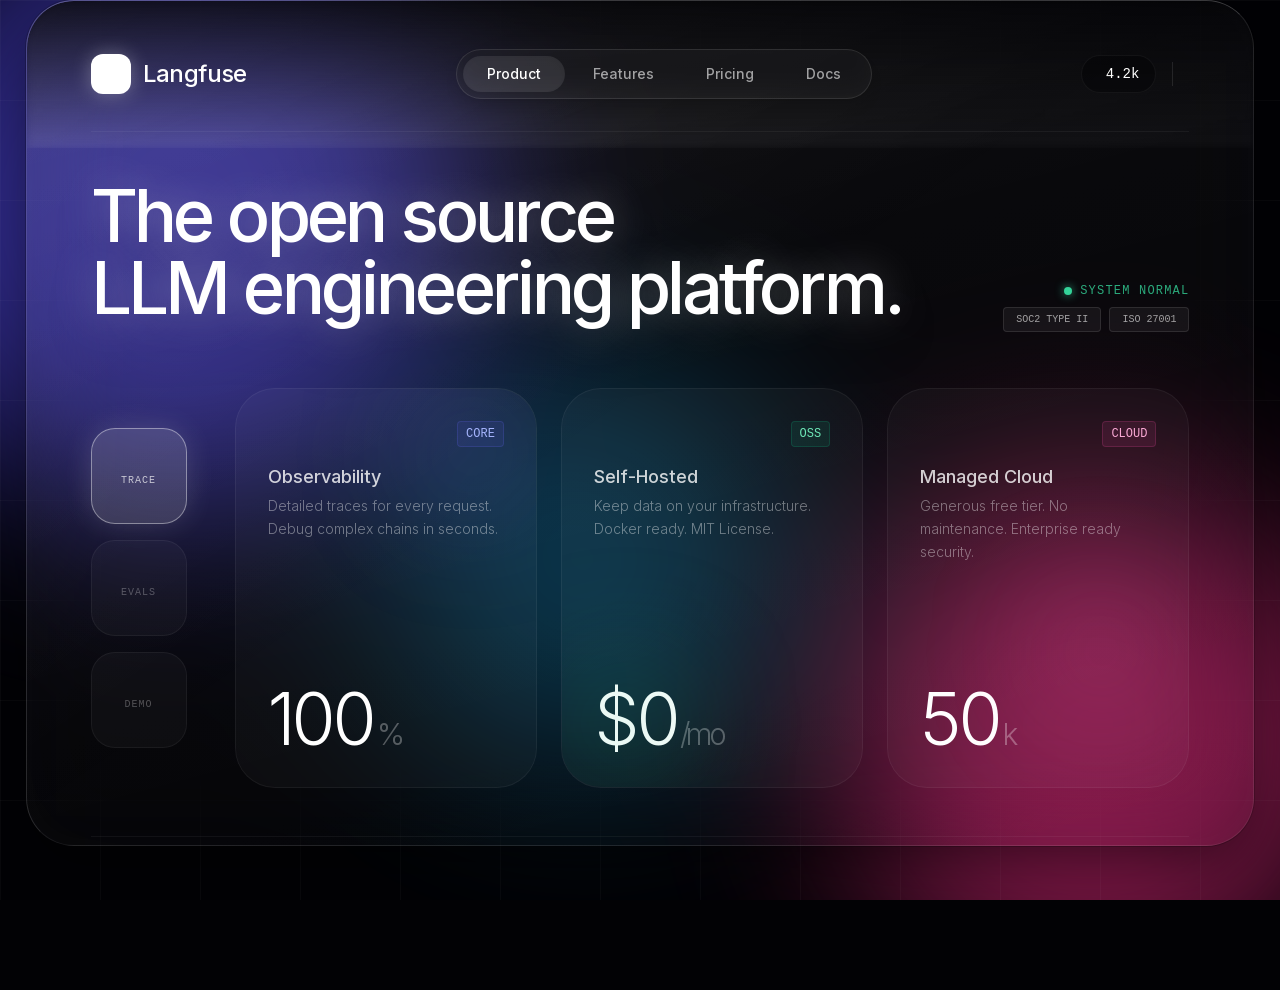
<file: AI Agents/Auto Retoucher/frontend/design/index.html>
<html lang="en"><head>
<script id="aura-supabase-token-firewall">(function () {
  if (window.__AURA_SUPABASE_FIREWALL__) return;
  window.__AURA_SUPABASE_FIREWALL__ = true;

  var SUPABASE_HOST = "hoirqrkdgbmvpwutwuwj.supabase.co";
  var BLOCKED_KEY_PATTERNS = [
    /^sb-[a-z0-9-]+-auth-token$/i,
    /^supabase\.auth\.token$/i
  ];

  function isBlockedStorageKey(key) {
    if (typeof key !== "string") return false;
    for (var i = 0; i < BLOCKED_KEY_PATTERNS.length; i++) {
      if (BLOCKED_KEY_PATTERNS[i].test(key)) return true;
    }
    return false;
  }

  function toAbsoluteUrl(input) {
    try {
      return new URL(input, window.location.href);
    } catch {
      return null;
    }
  }

  function isSupabaseDestination(input) {
    var parsed = toAbsoluteUrl(input);
    if (!parsed) return false;
    if (SUPABASE_HOST && parsed.host === SUPABASE_HOST) return true;
    return parsed.host.endsWith(".supabase.co");
  }

  function pathLooksSensitive(input) {
    var parsed = toAbsoluteUrl(input);
    if (!parsed) return false;
    return /^\/(auth|rest|functions)\/v1\//.test(parsed.pathname || "");
  }

  function headersContainAuth(headersLike) {
    if (!headersLike) return false;

    try {
      if (typeof Headers !== "undefined" && headersLike instanceof Headers) {
        return !!(headersLike.get("authorization") || headersLike.get("apikey"));
      }
    } catch {}

    if (Array.isArray(headersLike)) {
      for (var i = 0; i < headersLike.length; i++) {
        var pair = headersLike[i] || [];
        var name = String(pair[0] || "").toLowerCase();
        if (name === "authorization" || name === "apikey") return true;
      }
      return false;
    }

    if (typeof headersLike === "object") {
      var keys = Object.keys(headersLike);
      for (var j = 0; j < keys.length; j++) {
        var k = keys[j].toLowerCase();
        if (k === "authorization" || k === "apikey") return true;
      }
    }
    return false;
  }

  function requestLooksSensitive(input, init, extraHeaders) {
    var url = "";
    try {
      if (typeof input === "string") {
        url = input;
      } else if (input && typeof input.url === "string") {
        url = input.url;
      }
    } catch {}

    var headers =
      (init && init.headers) ||
      (input && input.headers) ||
      extraHeaders ||
      null;
    var hasAuthHeaders = headersContainAuth(headers);
    if (hasAuthHeaders) return true;

    if (!url) return false;
    if (isSupabaseDestination(url) && pathLooksSensitive(url)) return true;
    return false;
  }

  function patchStorage(storage, storageName) {
    if (!storage) return;
    var proto = Object.getPrototypeOf(storage);
    if (!proto || proto.__auraSupabaseFirewallPatched) return;

    var rawGetItem = proto.getItem;
    var rawSetItem = proto.setItem;
    var rawRemoveItem = proto.removeItem;
    var rawKey = proto.key;
    var rawLengthDescriptor = Object.getOwnPropertyDescriptor(proto, "length");
    var rawLengthGet = rawLengthDescriptor && rawLengthDescriptor.get;

    function getRawLength(instance) {
      try {
        if (rawLengthGet) return Number(rawLengthGet.call(instance) || 0);
      } catch {}
      try {
        return Number(instance.length || 0);
      } catch {}
      return 0;
    }

    function getVisibleKeys(instance) {
      var visible = [];
      var total = getRawLength(instance);
      for (var i = 0; i < total; i++) {
        var currentKey = rawKey.call(instance, i);
        if (currentKey && !isBlockedStorageKey(currentKey)) {
          visible.push(currentKey);
        }
      }
      return visible;
    }

    function maskBlockedKeyProperty(instance, keyName) {
      if (!keyName || !isBlockedStorageKey(keyName)) return;
      try {
        Object.defineProperty(instance, keyName, {
          configurable: true,
          enumerable: false,
          get: function () {
            return null;
          },
          set: function () {
            return true;
          }
        });
      } catch {}
    }

    function syncBlockedKeyProperties(instance) {
      var total = getRawLength(instance);
      for (var i = 0; i < total; i++) {
        var k = rawKey.call(instance, i);
        if (k) maskBlockedKeyProperty(instance, k);
      }
    }

    proto.getItem = function (key) {
      syncBlockedKeyProperties(this);
      if (isBlockedStorageKey(String(key))) return null;
      return rawGetItem.call(this, key);
    };

    proto.setItem = function (key, value) {
      if (isBlockedStorageKey(String(key))) return;
      return rawSetItem.call(this, key, value);
    };

    proto.removeItem = function (key) {
      if (isBlockedStorageKey(String(key))) return;
      return rawRemoveItem.call(this, key);
    };

    proto.key = function (index) {
      syncBlockedKeyProperties(this);
      var visible = getVisibleKeys(this);
      return visible[index] || null;
    };

    try {
      Object.defineProperty(proto, "length", {
        configurable: true,
        enumerable: false,
        get: function () {
          syncBlockedKeyProperties(this);
          return getVisibleKeys(this).length;
        }
      });
    } catch {}

    var proxyStorage = null;
    try {
      proxyStorage = new Proxy(storage, {
        get: function (target, prop) {
          if (typeof prop === "string" && isBlockedStorageKey(prop)) return null;
          if (prop === "length") return getVisibleKeys(target).length;
          if (prop === "key") {
            return function (index) {
              var visible = getVisibleKeys(target);
              return visible[index] || null;
            };
          }

          var value = target[prop];
          if (typeof value === "function") return value.bind(target);
          return value;
        },
        set: function (target, prop, value) {
          if (typeof prop === "string" && isBlockedStorageKey(prop)) return true;
          target[prop] = value;
          return true;
        },
        has: function (target, prop) {
          if (typeof prop === "string" && isBlockedStorageKey(prop)) return false;
          return prop in target;
        },
        ownKeys: function (target) {
          return getVisibleKeys(target);
        },
        getOwnPropertyDescriptor: function (target, prop) {
          if (typeof prop === "string" && isBlockedStorageKey(prop)) {
            return undefined;
          }
          if (prop === "length") {
            return {
              configurable: true,
              enumerable: false,
              value: getVisibleKeys(target).length,
              writable: false
            };
          }
          return Object.getOwnPropertyDescriptor(target, prop);
        }
      });
    } catch {}

    try {
      if (proxyStorage) {
        Object.defineProperty(window, storageName, {
          configurable: true,
          enumerable: true,
          get: function () {
            return proxyStorage;
          }
        });
      }
    } catch {}

    syncBlockedKeyProperties(storage);
    proto.__auraSupabaseFirewallPatched = true;
  }

  function patchCookieAccess() {
    try {
      var cookieDescriptor = Object.getOwnPropertyDescriptor(Document.prototype, "cookie");
      if (!cookieDescriptor || !cookieDescriptor.configurable) return;

      Object.defineProperty(document, "cookie", {
        configurable: true,
        enumerable: false,
        get: function () {
          return "";
        },
        set: function () {
          return true;
        }
      });
    } catch {}
  }

  function patchFetch() {
    if (typeof window.fetch !== "function") return;
    var rawFetch = window.fetch.bind(window);
    window.fetch = function (input, init) {
      if (requestLooksSensitive(input, init, null)) {
        return Promise.reject(new Error("Blocked by Aura security policy"));
      }
      return rawFetch(input, init);
    };
  }

  function patchXHR() {
    if (typeof XMLHttpRequest === "undefined") return;
    var rawOpen = XMLHttpRequest.prototype.open;
    var rawSetHeader = XMLHttpRequest.prototype.setRequestHeader;
    var rawSend = XMLHttpRequest.prototype.send;

    XMLHttpRequest.prototype.open = function (method, url) {
      this.__auraRequestUrl = String(url || "");
      this.__auraHeaders = {};
      return rawOpen.apply(this, arguments);
    };

    XMLHttpRequest.prototype.setRequestHeader = function (name, value) {
      if (!this.__auraHeaders) this.__auraHeaders = {};
      this.__auraHeaders[String(name || "").toLowerCase()] = String(value || "");
      return rawSetHeader.apply(this, arguments);
    };

    XMLHttpRequest.prototype.send = function () {
      if (requestLooksSensitive(this.__auraRequestUrl || "", null, this.__auraHeaders || null)) {
        throw new Error("Blocked by Aura security policy");
      }
      return rawSend.apply(this, arguments);
    };
  }

  function patchBeacon() {
    if (typeof navigator.sendBeacon !== "function") return;
    var rawBeacon = navigator.sendBeacon.bind(navigator);
    navigator.sendBeacon = function (url, data) {
      if (requestLooksSensitive(url, null, null)) return false;
      return rawBeacon(url, data);
    };
  }

  function patchWebSocket() {
    if (typeof WebSocket === "undefined") return;
    var RawWebSocket = WebSocket;
    window.WebSocket = function (url, protocols) {
      if (requestLooksSensitive(String(url || ""), null, null)) {
        throw new Error("Blocked by Aura security policy");
      }
      return new RawWebSocket(url, protocols);
    };
    window.WebSocket.prototype = RawWebSocket.prototype;
  }

  patchStorage(window.localStorage, "localStorage");
  patchStorage(window.sessionStorage, "sessionStorage");
  patchCookieAccess();
  patchFetch();
  patchXHR();
  patchBeacon();
  patchWebSocket();
})();</script><meta charset="utf-8"/>
<meta content="width=device-width, initial-scale=1.0" name="viewport"/>
<title>Langfuse - Open Source LLM Engineering</title>
<link href="assets/css2_1aa00095e743.css" rel="stylesheet"/>
<script src="assets/iconify-icon_e19829e7f0e8.js"></script>
<script src="assets/resource_3fa48481346f.es"></script>
<style>
body {
font-family: 'Inter', sans-serif;
background-color: #020205;
}
.font-mono {
font-family: 'Space Mono', monospace;
}
/* Enhanced Glass Effect */
.glass-panel {
background: linear-gradient(
165deg,
rgba(255, 255, 255, 0.07) 0%,
rgba(255, 255, 255, 0.03) 40%,
rgba(255, 255, 255, 0.01) 100%
);
backdrop-filter: blur(50px);
-webkit-backdrop-filter: blur(50px);
border: 1px solid rgba(255, 255, 255, 0.08);
border-top: 1px solid rgba(255, 255, 255, 0.2);
border-left: 1px solid rgba(255, 255, 255, 0.15);
box-shadow:
0 0 0 1px rgba(0, 0, 0, 0.2),
0 20px 60px -10px rgba(0, 0, 0, 0.6),
inset 0 0 40px rgba(255, 255, 255, 0.02);
}
/* Hide Scrollbar but allow scrolling */
.no-scrollbar::-webkit-scrollbar {
display: none;
}
.no-scrollbar {
-ms-overflow-style: none;
scrollbar-width: none;
}
/* Blobs */
.blob {
position: absolute;
border-radius: 50%;
filter: blur(90px);
opacity: 0.6;
z-index: -1;
animation: drift 10s infinite alternate ease-in-out;
}
.blob-1 { background: #4f46e5; width: 600px; height: 600px; top: -10%; left: -10%; }
.blob-2 { background: #db2777; width: 500px; height: 500px; bottom: -10%; right: -5%; animation-delay: -5s; }
.blob-3 { background: #0ea5e9; width: 400px; height: 400px; top: 40%; left: 30%; opacity: 0.3; }
@keyframes drift {
0% { transform: translate(0, 0); }
100% { transform: translate(30px, 50px); }
}
.text-glow { text-shadow: 0 0 40px rgba(255, 255, 255, 0.3); }
/* Button Interactions */
.icon-btn {
transition: all 0.4s cubic-bezier(0.2, 0.8, 0.2, 1);
background: rgba(255, 255, 255, 0.03);
border: 1px solid rgba(255, 255, 255, 0.05);
}
.icon-btn:hover {
background: rgba(255, 255, 255, 0.1);
border-color: rgba(255, 255, 255, 0.2);
transform: translateY(-4px);
box-shadow: 0 10px 30px -5px rgba(0,0,0,0.5);
}
.icon-btn.active {
background: rgba(255, 255, 255, 0.15);
border-color: rgba(255, 255, 255, 0.4);
box-shadow: 0 0 30px rgba(255, 255, 255, 0.15);
}
.stat-value { letter-spacing: -0.06em; }
/* Animations */
.tab-content { animation: fadeIn 0.5s ease-out forwards; }
@keyframes fadeIn {
from { opacity: 0; transform: translateY(10px); }
to { opacity: 1; transform: translateY(0); }
}
/* Feature Reveal Animation */
.feature-card {
opacity: 0;
transform: translateY(30px);
transition: all 0.6s cubic-bezier(0.16, 1, 0.3, 1);
}
.feature-card.visible {
opacity: 1;
transform: translateY(0);
}
.check-icon {
display: inline-flex;
align-items: center;
justify-content: center;
width: 20px;
height: 20px;
border-radius: 50%;
background: rgba(255,255,255,0.1);
color: #4ade80;
margin-right: 0.75rem;
}
</style><style data-scroll-fix="true">
        /* Scroll fixes for offline viewing */
        html, body {
            overflow: auto !important;
            overflow-x: hidden !important;
            height: auto !important;
            min-height: 100% !important;
            scroll-behavior: auto !important;
            opacity: 1 !important;
            visibility: visible !important;
        }
        
        /* Force visibility - many sites use JS animations for initial display */
        body, .wrapper, main, #__next, #app, .page, .content {
            opacity: 1 !important;
            visibility: visible !important;
            transform: none !important;
        }
        
        /* Disable loader/preloader overlays */
        .loader, .preloader, .loading, [class*="loader"], [class*="preloader"] {
            display: none !important;
            opacity: 0 !important;
        }
        
        /* Show elements that might be hidden for animation */
        .word-inner, .char, .line, [data-aos], [data-scroll],
        .hero-text span, .hero-fade, [class*="hero"] span {
            opacity: 1 !important;
            transform: none !important;
            visibility: visible !important;
        }
        
        /* Reset Tailwind animation utility classes */
        .translate-y-full, .translate-x-full, .-translate-y-full, .-translate-x-full,
        .translate-y-1\/2, .-translate-y-1\/2, .translate-y-\[100\%\], .translate-y-\[110\%\] {
            transform: none !important;
        }
        
        /* Force visibility on common hidden-for-animation patterns */
        .opacity-0, [class*="opacity-0"] {
            opacity: 1 !important;
        }
        
        /* Reset scale transforms used for animations */
        .scale-0, .scale-50, .scale-75 {
            transform: none !important;
        }
        
        html.lenis, html.lenis-smooth, 
        body.lenis, body.lenis-smooth,
        .lenis-wrapper, .lenis-content,
        [data-lenis-prevent], [data-scroll-container] {
            overflow: visible !important;
            height: auto !important;
        }
        
        /* Fix flex containers that might cut off content */
        body.flex.items-center,
        body.flex.justify-center {
            align-items: flex-start !important;
            min-height: 100vh;
            height: auto !important;
        }
        
        /* Ensure main content scrolls */
        main, #__next, #__nuxt, #app, .main-content {
            overflow: visible !important;
            height: auto !important;
        }
        </style></head>
<body class="h-screen w-full flex items-start justify-center relative selection:bg-indigo-500/30">
<div class="blob blob-1"></div>
<div class="blob blob-2"></div>
<div class="blob blob-3"></div>
<div class="fixed inset-0 bg-[url('https://grainy-gradients.vercel.app/noise.svg')] opacity-20 brightness-150 contrast-150 pointer-events-none mix-blend-overlay"></div>
<div class="fixed inset-0 bg-[linear-gradient(rgba(255,255,255,0.03)_1px,transparent_1px),linear-gradient(90deg,rgba(255,255,255,0.03)_1px,transparent_1px)] bg-[size:100px_100px] pointer-events-none"></div>
<!-- Main Card Container -->
<div class="relative w-[96vw] max-w-[1700px] h-[94vh] transition-all duration-700">
<div class="glass-panel w-full h-full rounded-[3rem] relative overflow-y-auto no-scrollbar scroll-smooth" id="main-scroll-container">
<div class="absolute inset-0 w-full h-full bg-gradient-to-br from-white/5 via-transparent to-transparent pointer-events-none z-0"></div>
<!-- Sticky Header -->
<div class="sticky top-0 z-50 px-6 sm:px-12 lg:px-16 pt-12 pb-4 bg-gradient-to-b from-[#020205]/80 to-transparent backdrop-blur-sm">
<div class="flex justify-between items-center border-b border-white/5 pb-8">
<!-- Brand -->
<div class="flex items-center gap-3">
<div class="w-10 h-10 bg-white rounded-xl flex items-center justify-center shadow-[0_0_20px_rgba(255,255,255,0.3)]">
<iconify-icon class="text-black" icon="solar:infinity-bold" width="24"></iconify-icon>
</div>
<span class="text-2xl text-white font-medium tracking-tight">Langfuse</span>
</div>
<!-- Navigation Tabs -->
<nav class="hidden md:flex items-center gap-1 bg-white/5 p-1.5 rounded-full border border-white/10 backdrop-blur-md shadow-lg">
<button class="px-6 py-2 rounded-full text-white text-sm font-medium bg-white/10 shadow-inner hover:bg-white/20 transition-all" onclick="scrollToTop()">Product</button>
<button class="px-6 py-2 rounded-full text-white/60 hover:text-white hover:bg-white/5 text-sm font-medium transition-all" onclick="scrollToSection('features')">Features</button>
<button class="px-6 py-2 rounded-full text-white/60 hover:text-white hover:bg-white/5 text-sm font-medium transition-all" onclick="scrollToSection('pricing')">Pricing</button>
<button class="px-6 py-2 rounded-full text-white/60 hover:text-white hover:bg-white/5 text-sm font-medium transition-all" onclick="scrollToSection('docs')">Docs</button>
</nav>
<!-- Header Actions -->
<div class="flex items-center gap-4">
<div class="hidden lg:flex items-center gap-2 bg-black/30 px-4 py-2 rounded-full border border-white/5">
<iconify-icon class="text-amber-400" icon="solar:star-bold" width="16"></iconify-icon>
<span class="text-sm text-white font-mono">4.2k</span>
</div>
<div class="w-px h-6 bg-white/10 hidden lg:block"></div>
<button class="text-white/60 hover:text-white transition-colors">
<iconify-icon icon="solar:user-circle-linear" width="28"></iconify-icon>
</button>
</div>
</div>
</div>
<!-- SECTION 1: HERO -->
<div class="min-h-[calc(90vh-140px)] px-6 sm:px-12 lg:px-16 flex flex-col justify-between pb-12 relative z-10">
<div class="flex flex-col lg:flex-row justify-between lg:items-end mt-8 gap-4">
<div>
<h1 class="text-5xl lg:text-7xl text-white font-medium tracking-tighter mb-4 text-glow drop-shadow-2xl leading-[1.1]">The open source<br/> LLM engineering platform.</h1>
</div>
<div class="flex flex-col items-start lg:items-end gap-2 mb-2">
<div class="flex items-center gap-2">
<div class="w-2 h-2 rounded-full bg-emerald-400 shadow-[0_0_10px_rgba(52,211,153,0.8)] animate-pulse"></div>
<span class="text-xs font-mono text-emerald-400/80 tracking-widest uppercase">System Normal</span>
</div>
<div class="flex gap-2">
<span class="px-3 py-1 rounded bg-white/5 border border-white/10 text-white/60 text-[10px] font-mono">SOC2 TYPE II</span>
<span class="px-3 py-1 rounded bg-white/5 border border-white/10 text-white/60 text-[10px] font-mono">ISO 27001</span>
</div>
</div>
</div>
<!-- Central Content -->
<div class="flex flex-col lg:flex-row flex-grow items-start lg:items-center gap-8 lg:gap-12 z-10 my-12">
<div class="flex lg:flex-col gap-4">
<button class="icon-btn active w-20 h-20 lg:w-24 lg:h-24 rounded-[1.5rem] flex flex-col gap-2 items-center justify-center text-white group" onclick="switchTab('trace', this)">
<iconify-icon class="group-hover:scale-110 transition-transform duration-300" height="32" icon="solar:code-square-linear" width="32"></iconify-icon>
<span class="text-[10px] font-mono tracking-widest opacity-70">TRACE</span>
</button>
<button class="icon-btn w-20 h-20 lg:w-24 lg:h-24 rounded-[1.5rem] flex flex-col gap-2 items-center justify-center text-white/40 hover:text-white group" onclick="switchTab('evals', this)">
<iconify-icon class="group-hover:scale-110 transition-transform duration-300" height="32" icon="solar:chart-2-linear" width="32"></iconify-icon>
<span class="text-[10px] font-mono tracking-widest opacity-70">EVALS</span>
</button>
<button class="icon-btn w-20 h-20 lg:w-24 lg:h-24 rounded-[1.5rem] flex flex-col gap-2 items-center justify-center text-white/40 hover:text-white group" onclick="switchTab('demo', this)">
<iconify-icon class="group-hover:scale-110 transition-transform duration-300" height="32" icon="solar:play-circle-linear" width="32"></iconify-icon>
<span class="text-[10px] font-mono tracking-widest opacity-70">DEMO</span>
</button>
</div>
<div class="flex-grow w-full h-full min-h-[400px] relative">
<!-- TAB 1: TRACE -->
<div class="tab-content grid md:grid-cols-3 gap-6 h-full absolute inset-0" id="tab-trace">
<!-- Card 1 -->
<div class="bg-white/[0.03] border border-white/5 rounded-[2.5rem] p-8 flex flex-col justify-between hover:bg-white/[0.06] transition-colors duration-500 group relative overflow-hidden">
<div class="absolute top-0 right-0 w-32 h-32 bg-indigo-500/20 blur-[60px] rounded-full group-hover:bg-indigo-500/30 transition-all"></div>
<div class="relative z-10">
<div class="flex justify-between items-start mb-4">
<iconify-icon class="text-white/40" icon="solar:eye-linear" width="32"></iconify-icon>
<span class="text-xs font-mono text-indigo-300 bg-indigo-500/10 px-2 py-1 rounded border border-indigo-500/20">CORE</span>
</div>
<div class="text-lg text-white/80 font-medium mb-1">Observability</div>
<p class="text-white/40 text-sm font-light leading-relaxed">Detailed traces for every request. Debug complex chains in seconds.</p>
</div>
<div class="text-6xl lg:text-7xl text-white font-light stat-value mt-2 group-hover:text-indigo-200 transition-colors">100<span class="text-3xl text-white/30 ml-1">%</span></div>
</div>
<!-- Card 2 -->
<div class="bg-white/[0.03] border border-white/5 rounded-[2.5rem] p-8 flex flex-col justify-between hover:bg-white/[0.06] transition-colors duration-500 group relative overflow-hidden">
<div class="absolute bottom-0 left-0 w-32 h-32 bg-emerald-500/20 blur-[60px] rounded-full group-hover:bg-emerald-500/30 transition-all"></div>
<div class="relative z-10">
<div class="flex justify-between items-start mb-4">
<iconify-icon class="text-white/40" icon="solar:server-square-linear" width="32"></iconify-icon>
<span class="text-xs font-mono text-emerald-300 bg-emerald-500/10 px-2 py-1 rounded border border-emerald-500/20">OSS</span>
</div>
<div class="text-lg text-white/80 font-medium mb-1">Self-Hosted</div>
<p class="text-white/40 text-sm font-light leading-relaxed">Keep data on your infrastructure. Docker ready. MIT License.</p>
</div>
<div class="text-6xl lg:text-7xl text-white font-light stat-value mt-2 group-hover:text-emerald-200 transition-colors">$0<span class="text-3xl text-white/30 ml-1">/mo</span></div>
</div>
<!-- Card 3 -->
<div class="bg-white/[0.03] border border-white/5 rounded-[2.5rem] p-8 flex flex-col justify-between hover:bg-white/[0.06] transition-colors duration-500 group relative overflow-hidden">
<div class="absolute top-1/2 left-1/2 -translate-x-1/2 -translate-y-1/2 w-32 h-32 bg-pink-500/20 blur-[60px] rounded-full group-hover:bg-pink-500/30 transition-all"></div>
<div class="relative z-10">
<div class="flex justify-between items-start mb-4">
<iconify-icon class="text-white/40" icon="solar:cloud-linear" width="32"></iconify-icon>
<span class="text-xs font-mono text-pink-300 bg-pink-500/10 px-2 py-1 rounded border border-pink-500/20">CLOUD</span>
</div>
<div class="text-lg text-white/80 font-medium mb-1">Managed Cloud</div>
<p class="text-white/40 text-sm font-light leading-relaxed">Generous free tier. No maintenance. Enterprise ready security.</p>
</div>
<div class="text-6xl lg:text-7xl text-white font-light stat-value mt-2 group-hover:text-pink-200 transition-colors">50<span class="text-3xl text-white/30 ml-1">k</span></div>
</div>
</div>
<!-- TAB 2: EVALS -->
<div class="tab-content grid md:grid-cols-3 gap-6 h-full absolute inset-0 hidden" id="tab-evals">
<!-- Card 1 -->
<div class="bg-white/[0.03] border border-white/5 rounded-[2.5rem] p-8 flex flex-col justify-between hover:bg-white/[0.06] transition-colors duration-500 group relative overflow-hidden">
<div class="absolute top-0 right-0 w-32 h-32 bg-amber-500/20 blur-[60px] rounded-full group-hover:bg-amber-500/30 transition-all"></div>
<div class="relative z-10">
<div class="flex justify-between items-start mb-4">
<iconify-icon class="text-white/40" icon="solar:magic-stick-3-linear" width="32"></iconify-icon>
<span class="text-xs font-mono text-amber-300 bg-amber-500/10 px-2 py-1 rounded border border-amber-500/20">AUTO</span>
</div>
<div class="text-lg text-white/80 font-medium mb-1">Model Evals</div>
<p class="text-white/40 text-sm font-light leading-relaxed">Run automated evaluations on your traces using LLM-as-a-judge.</p>
</div>
<div class="text-6xl lg:text-7xl text-white font-light stat-value mt-2 group-hover:text-amber-200 transition-colors">24<span class="text-3xl text-white/30 ml-1">/7</span></div>
</div>
<!-- Card 2 -->
<div class="bg-white/[0.03] border border-white/5 rounded-[2.5rem] p-8 flex flex-col justify-between hover:bg-white/[0.06] transition-colors duration-500 group relative overflow-hidden">
<div class="absolute bottom-0 left-0 w-32 h-32 bg-cyan-500/20 blur-[60px] rounded-full group-hover:bg-cyan-500/30 transition-all"></div>
<div class="relative z-10">
<div class="flex justify-between items-start mb-4">
<iconify-icon class="text-white/40" icon="solar:users-group-two-rounded-linear" width="32"></iconify-icon>
<span class="text-xs font-mono text-cyan-300 bg-cyan-500/10 px-2 py-1 rounded border border-cyan-500/20">HUMAN</span>
</div>
<div class="text-lg text-white/80 font-medium mb-1">Manual Review</div>
<p class="text-white/40 text-sm font-light leading-relaxed">Label data manually to create ground truth datasets.</p>
</div>
<div class="text-6xl lg:text-7xl text-white font-light stat-value mt-2 group-hover:text-cyan-200 transition-colors">A<span class="text-3xl text-white/30 ml-1">+</span></div>
</div>
<!-- Card 3 -->
<div class="bg-white/[0.03] border border-white/5 rounded-[2.5rem] p-8 flex flex-col justify-between hover:bg-white/[0.06] transition-colors duration-500 group relative overflow-hidden">
<div class="absolute top-1/2 left-1/2 -translate-x-1/2 -translate-y-1/2 w-32 h-32 bg-purple-500/20 blur-[60px] rounded-full group-hover:bg-purple-500/30 transition-all"></div>
<div class="relative z-10">
<div class="flex justify-between items-start mb-4">
<iconify-icon class="text-white/40" icon="solar:database-linear" width="32"></iconify-icon>
<span class="text-xs font-mono text-purple-300 bg-purple-500/10 px-2 py-1 rounded border border-purple-500/20">DATA</span>
</div>
<div class="text-lg text-white/80 font-medium mb-1">Datasets</div>
<p class="text-white/40 text-sm font-light leading-relaxed">Version control your test cases and prompt variations.</p>
</div>
<div class="text-6xl lg:text-7xl text-white font-light stat-value mt-2 group-hover:text-purple-200 transition-colors">12<span class="text-3xl text-white/30 ml-1">k</span></div>
</div>
</div>
<!-- TAB 3: DEMO -->
<div class="tab-content w-full h-full absolute inset-0 hidden" id="tab-demo">
<div class="w-full h-full bg-[#0d0d12] border border-white/10 rounded-[2.5rem] p-8 relative overflow-hidden flex flex-col">
<div class="flex items-center justify-between mb-6 border-b border-white/5 pb-4">
<div class="flex items-center gap-2">
<div class="w-3 h-3 rounded-full bg-red-500/20 border border-red-500/50"></div>
<div class="w-3 h-3 rounded-full bg-yellow-500/20 border border-yellow-500/50"></div>
<div class="w-3 h-3 rounded-full bg-green-500/20 border border-green-500/50"></div>
</div>
<div class="text-xs font-mono text-white/30">langfuse-sdk-demo — bash — 80x24</div>
</div>
<div class="font-mono text-sm text-white/80 space-y-2 overflow-hidden">
<div class="flex gap-2"><span class="text-emerald-400">➜</span><span class="text-white/50">~</span> <span class="text-white">npm install langfuse</span></div>
<div class="text-white/30 text-xs pb-2">added 4 packages in 0.4s</div>
<div class="flex gap-2"><span class="text-emerald-400">➜</span><span class="text-white/50">~</span> <span class="text-white">export LANGFUSE_PUBLIC_KEY="pk-lf-..."</span></div>
<div class="flex gap-2"><span class="text-emerald-400">➜</span><span class="text-white/50">~</span> <span class="text-white">node trace_demo.js</span></div>
<div class="pt-2 pl-4 border-l-2 border-white/10 space-y-1">
<div class="text-blue-400">INFO: <span class="text-white/70">Initializing Langfuse SDK...</span></div>
<div class="text-blue-400">INFO: <span class="text-white/70">Trace started: <span class="text-yellow-200">"chat-session-01"</span></span></div>
<div class="text-blue-400">INFO: <span class="text-white/70">Generation created: "gpt-4-turbo" (0.45s)</span></div>
<div class="text-emerald-400">SUCCESS: <span class="text-white/70">Trace flush completed. View at:</span></div>
<a class="text-indigo-400 underline decoration-indigo-400/30 underline-offset-4" href="#">https://cloud.langfuse.com/trace/tr_89sfd78s</a>
</div>
<div class="flex gap-2 pt-2"><span class="text-emerald-400">➜</span><span class="text-white/50">~</span> <span class="w-2 h-4 bg-white/50 animate-pulse inline-block align-middle"></span></div>
</div>
<!-- Decorative glow inside terminal -->
<div class="absolute bottom-0 right-0 w-64 h-64 bg-emerald-500/10 blur-[80px] pointer-events-none"></div>
</div>
</div>
</div>
</div>
<div class="flex items-end justify-between z-10 pt-4 border-t border-white/5">
<div class="w-full md:w-1/2 bg-black/20 h-20 rounded-2xl border border-white/10 flex items-center justify-between px-6 relative overflow-hidden group cursor-pointer backdrop-blur-sm">
<div class="absolute inset-0 bg-gradient-to-r from-white/5 to-transparent opacity-0 group-hover:opacity-100 transition-opacity duration-500"></div>
<div class="flex items-center gap-4 z-10">
<iconify-icon class="text-white/60" icon="solar:terminal-linear" width="24"></iconify-icon>
<div class="flex flex-col">
<span class="font-mono text-xs text-white/40 mb-1">GET STARTED</span>
<span class="font-mono text-lg text-white/90">npm install langfuse</span>
</div>
</div>
<div class="h-8 w-px bg-white/10 mx-2 hidden sm:block"></div>
<div class="hidden sm:flex items-center gap-2 z-10 opacity-60 grayscale group-hover:grayscale-0 transition-all duration-500">
<iconify-icon class="text-white" icon="solar:box-minimalistic-linear" width="20"></iconify-icon>
<span class="font-mono text-base text-white">LangChain</span>
</div>
</div>
<div class="hidden md:flex flex-col items-end gap-3 pb-1">
<button class="group flex items-center gap-3 text-white/60 hover:text-white text-sm font-medium transition-colors py-2 animate-bounce" onclick="scrollToSection('features')">
<span>Scroll</span>
<iconify-icon icon="solar:arrow-down-linear" width="16"></iconify-icon>
</button>
</div>
</div>
</div>
<!-- SECTION 2: FEATURES -->
<div class="px-6 sm:px-12 lg:px-16 pt-32 pb-24 relative z-10 border-t border-white/5" id="features">
<div class="flex flex-col items-center mb-16 text-center feature-card">
<span class="px-3 py-1 rounded-full bg-white/5 border border-white/10 text-indigo-300 text-[10px] font-mono tracking-widest uppercase mb-4">Platform capabilities</span>
<h2 class="text-4xl md:text-5xl text-white font-medium tracking-tight text-glow mb-6">Everything you need<br/>to build reliable AI.</h2>
</div>
<div class="grid grid-cols-1 md:grid-cols-2 lg:grid-cols-3 gap-6">
<div class="feature-card bg-white/[0.02] border border-white/5 rounded-3xl p-8 hover:bg-white/[0.05] transition-all duration-300 group">
<div class="w-12 h-12 bg-blue-500/10 rounded-2xl flex items-center justify-center mb-6 group-hover:scale-110 transition-transform">
<iconify-icon class="text-blue-400" icon="solar:graph-up-linear" width="24"></iconify-icon>
</div>
<h3 class="text-white text-lg font-medium mb-3">Cost Tracking</h3>
<p class="text-white/40 text-sm leading-relaxed">Monitor OpenAI and Anthropic costs in real-time. Breakdown spend by user, model, or feature.</p>
</div>
<div class="feature-card bg-white/[0.02] border border-white/5 rounded-3xl p-8 hover:bg-white/[0.05] transition-all duration-300 group">
<div class="w-12 h-12 bg-purple-500/10 rounded-2xl flex items-center justify-center mb-6 group-hover:scale-110 transition-transform">
<iconify-icon class="text-purple-400" icon="solar:bug-linear" width="24"></iconify-icon>
</div>
<h3 class="text-white text-lg font-medium mb-3">Debug Canvas</h3>
<p class="text-white/40 text-sm leading-relaxed">Replay complex agent steps. Visualize the execution path and identify latency bottlenecks instantly.</p>
</div>
<div class="feature-card bg-white/[0.02] border border-white/5 rounded-3xl p-8 hover:bg-white/[0.05] transition-all duration-300 group">
<div class="w-12 h-12 bg-amber-500/10 rounded-2xl flex items-center justify-center mb-6 group-hover:scale-110 transition-transform">
<iconify-icon class="text-amber-400" icon="solar:filters-linear" width="24"></iconify-icon>
</div>
<h3 class="text-white text-lg font-medium mb-3">Prompt Management</h3>
<p class="text-white/40 text-sm leading-relaxed">Decouple prompts from code. Manage versions, deploy instantly, and A/B test without redeploying.</p>
</div>
<div class="feature-card bg-white/[0.02] border border-white/5 rounded-3xl p-8 hover:bg-white/[0.05] transition-all duration-300 group">
<div class="w-12 h-12 bg-emerald-500/10 rounded-2xl flex items-center justify-center mb-6 group-hover:scale-110 transition-transform">
<iconify-icon class="text-emerald-400" icon="solar:shield-check-linear" width="24"></iconify-icon>
</div>
<h3 class="text-white text-lg font-medium mb-3">Enterprise Security</h3>
<p class="text-white/40 text-sm leading-relaxed">SSO, Role-based access control, and data residency options. Compliant with GDPR and HIPAA.</p>
</div>
<div class="feature-card bg-white/[0.02] border border-white/5 rounded-3xl p-8 hover:bg-white/[0.05] transition-all duration-300 group">
<div class="w-12 h-12 bg-rose-500/10 rounded-2xl flex items-center justify-center mb-6 group-hover:scale-110 transition-transform">
<iconify-icon class="text-rose-400" icon="solar:bell-bing-linear" width="24"></iconify-icon>
</div>
<h3 class="text-white text-lg font-medium mb-3">Alerts &amp; Incidents</h3>
<p class="text-white/40 text-sm leading-relaxed">Get notified via Slack or PagerDuty when error rates spike or latency exceeds thresholds.</p>
</div>
<div class="feature-card bg-white/[0.02] border border-white/5 rounded-3xl p-8 hover:bg-white/[0.05] transition-all duration-300 group">
<div class="w-12 h-12 bg-cyan-500/10 rounded-2xl flex items-center justify-center mb-6 group-hover:scale-110 transition-transform">
<iconify-icon class="text-cyan-400" icon="solar:code-file-linear" width="24"></iconify-icon>
</div>
<h3 class="text-white text-lg font-medium mb-3">Python &amp; JS SDKs</h3>
<p class="text-white/40 text-sm leading-relaxed">Fully typed, async-first SDKs. Integrates with LlamaIndex, LangChain, and OpenAI SDK seamlessly.</p>
</div>
</div>
</div>
<!-- SECTION 3: PRICING -->
<div class="px-6 sm:px-12 lg:px-16 py-24 relative z-10 border-t border-white/5 bg-black/20" id="pricing">
<div class="flex flex-col items-center mb-16 text-center feature-card">
<span class="px-3 py-1 rounded-full bg-white/5 border border-white/10 text-emerald-300 text-[10px] font-mono tracking-widest uppercase mb-4">Start for free</span>
<h2 class="text-4xl md:text-5xl text-white font-medium tracking-tight text-glow mb-6">Simple, transparent pricing.</h2>
<!-- Toggle Mockup -->
<div class="flex items-center gap-4 mt-4 bg-white/5 p-1 rounded-full border border-white/10">
<div class="px-4 py-1.5 bg-white/10 rounded-full text-xs font-medium text-white shadow-sm">Monthly</div>
<div class="px-4 py-1.5 text-xs font-medium text-white/40">Yearly <span class="text-emerald-400 ml-1">-20%</span></div>
</div>
</div>
<div class="grid grid-cols-1 lg:grid-cols-3 gap-8">
<!-- Hobby Tier -->
<div class="feature-card bg-white/[0.02] border border-white/10 rounded-3xl p-8 flex flex-col relative group">
<div class="mb-6">
<div class="text-lg text-white font-medium mb-2">Hobby</div>
<div class="text-sm text-white/50">For side projects and learning.</div>
</div>
<div class="text-4xl text-white font-medium tracking-tight mb-8">$0<span class="text-lg text-white/40 font-normal">/mo</span></div>
<div class="flex-grow space-y-4 mb-8">
<div class="flex items-start text-sm text-white/70"><span class="check-icon"><iconify-icon icon="solar:check-read-linear"></iconify-icon></span>50k traces / month</div>
<div class="flex items-start text-sm text-white/70"><span class="check-icon"><iconify-icon icon="solar:check-read-linear"></iconify-icon></span>1 user seat</div>
<div class="flex items-start text-sm text-white/70"><span class="check-icon"><iconify-icon icon="solar:check-read-linear"></iconify-icon></span>7 day data retention</div>
<div class="flex items-start text-sm text-white/70"><span class="check-icon"><iconify-icon icon="solar:check-read-linear"></iconify-icon></span>Community Support</div>
</div>
<button class="w-full py-3 rounded-xl bg-white/5 hover:bg-white/10 border border-white/10 text-white text-sm font-medium transition-colors">Get Started</button>
</div>
<!-- Pro Tier -->
<div class="feature-card bg-gradient-to-b from-white/[0.08] to-white/[0.02] border border-indigo-500/50 rounded-3xl p-8 flex flex-col relative shadow-[0_0_50px_-20px_rgba(99,102,241,0.3)] transform scale-105 z-10">
<div class="absolute -top-4 left-1/2 -translate-x-1/2 bg-indigo-500 text-white text-[10px] font-bold px-3 py-1 rounded-full uppercase tracking-widest shadow-lg">Most Popular</div>
<div class="mb-6">
<div class="text-lg text-white font-medium mb-2">Pro</div>
<div class="text-sm text-white/50">For startups and small teams.</div>
</div>
<div class="text-4xl text-white font-medium tracking-tight mb-8">$59<span class="text-lg text-white/40 font-normal">/mo</span></div>
<div class="flex-grow space-y-4 mb-8">
<div class="flex items-start text-sm text-white/90"><span class="check-icon bg-indigo-500/20 text-indigo-300"><iconify-icon icon="solar:check-read-linear"></iconify-icon></span>100k traces / month</div>
<div class="flex items-start text-sm text-white/90"><span class="check-icon bg-indigo-500/20 text-indigo-300"><iconify-icon icon="solar:check-read-linear"></iconify-icon></span>5 user seats</div>
<div class="flex items-start text-sm text-white/90"><span class="check-icon bg-indigo-500/20 text-indigo-300"><iconify-icon icon="solar:check-read-linear"></iconify-icon></span>90 day data retention</div>
<div class="flex items-start text-sm text-white/90"><span class="check-icon bg-indigo-500/20 text-indigo-300"><iconify-icon icon="solar:check-read-linear"></iconify-icon></span>Prompt Management</div>
<div class="flex items-start text-sm text-white/90"><span class="check-icon bg-indigo-500/20 text-indigo-300"><iconify-icon icon="solar:check-read-linear"></iconify-icon></span>Evaluations</div>
</div>
<button class="w-full py-3 rounded-xl bg-indigo-500 hover:bg-indigo-600 text-white text-sm font-medium transition-colors shadow-lg shadow-indigo-500/25">Start Free Trial</button>
</div>
<!-- Enterprise Tier -->
<div class="feature-card bg-white/[0.02] border border-white/10 rounded-3xl p-8 flex flex-col relative group">
<div class="mb-6">
<div class="text-lg text-white font-medium mb-2">Enterprise</div>
<div class="text-sm text-white/50">For large scale production.</div>
</div>
<div class="text-4xl text-white font-medium tracking-tight mb-8">Custom</div>
<div class="flex-grow space-y-4 mb-8">
<div class="flex items-start text-sm text-white/70"><span class="check-icon"><iconify-icon icon="solar:check-read-linear"></iconify-icon></span>Unlimited traces</div>
<div class="flex items-start text-sm text-white/70"><span class="check-icon"><iconify-icon icon="solar:check-read-linear"></iconify-icon></span>Unlimited seats</div>
<div class="flex items-start text-sm text-white/70"><span class="check-icon"><iconify-icon icon="solar:check-read-linear"></iconify-icon></span>SSO &amp; SAML</div>
<div class="flex items-start text-sm text-white/70"><span class="check-icon"><iconify-icon icon="solar:check-read-linear"></iconify-icon></span>Dedicated VPC</div>
<div class="flex items-start text-sm text-white/70"><span class="check-icon"><iconify-icon icon="solar:check-read-linear"></iconify-icon></span>SLA Support</div>
</div>
<button class="w-full py-3 rounded-xl bg-white/5 hover:bg-white/10 border border-white/10 text-white text-sm font-medium transition-colors">Contact Sales</button>
</div>
</div>
</div>
<!-- SECTION 4: DOCS -->
<div class="px-6 sm:px-12 lg:px-16 pt-24 pb-32 relative z-10 border-t border-white/5" id="docs">
<div class="flex flex-col md:flex-row justify-between items-end mb-12 gap-6 feature-card">
<div>
<span class="px-3 py-1 rounded-full bg-white/5 border border-white/10 text-pink-300 text-[10px] font-mono tracking-widest uppercase mb-4 inline-block">Documentation</span>
<h2 class="text-4xl md:text-5xl text-white font-medium tracking-tight text-glow mt-2">Learn how to <br/>integrate Langfuse.</h2>
</div>
<!-- Search Bar Visual -->
<div class="w-full md:w-auto min-w-[300px] relative group">
<div class="absolute inset-0 bg-pink-500/20 blur-xl opacity-0 group-hover:opacity-100 transition-opacity"></div>
<div class="relative bg-black/40 border border-white/10 rounded-full flex items-center px-4 py-3 gap-3 focus-within:border-pink-500/50 transition-colors">
<iconify-icon class="text-white/40" icon="solar:magnifer-linear"></iconify-icon>
<input class="bg-transparent border-none outline-none text-white text-sm w-full placeholder-white/30 font-mono" placeholder="Search documentation..." type="text"/>
<div class="px-2 py-0.5 rounded bg-white/10 border border-white/10 text-[10px] text-white/40 font-mono">⌘K</div>
</div>
</div>
</div>
<div class="grid grid-cols-1 md:grid-cols-2 lg:grid-cols-4 gap-6">
<!-- Doc Link 1 -->
<a class="feature-card block bg-white/[0.02] border border-white/5 rounded-2xl p-6 hover:bg-white/[0.06] hover:border-white/10 transition-all group" href="#">
<div class="w-10 h-10 bg-white/5 rounded-lg flex items-center justify-center mb-4 group-hover:bg-white/10 transition-colors">
<iconify-icon class="text-white" icon="solar:rocket-2-linear" width="20"></iconify-icon>
</div>
<h4 class="text-white font-medium mb-1 group-hover:text-pink-200 transition-colors">Quickstart</h4>
<p class="text-white/40 text-xs">Get up and running in 5 minutes.</p>
</a>
<!-- Doc Link 2 -->
<a class="feature-card block bg-white/[0.02] border border-white/5 rounded-2xl p-6 hover:bg-white/[0.06] hover:border-white/10 transition-all group" href="#" style="transition-delay: 50ms">
<div class="w-10 h-10 bg-white/5 rounded-lg flex items-center justify-center mb-4 group-hover:bg-white/10 transition-colors">
<iconify-icon class="text-white" icon="solar:code-file-linear" width="20"></iconify-icon>
</div>
<h4 class="text-white font-medium mb-1 group-hover:text-pink-200 transition-colors">SDK Reference</h4>
<p class="text-white/40 text-xs">Python and Typescript docs.</p>
</a>
<!-- Doc Link 3 -->
<a class="feature-card block bg-white/[0.02] border border-white/5 rounded-2xl p-6 hover:bg-white/[0.06] hover:border-white/10 transition-all group" href="#" style="transition-delay: 100ms">
<div class="w-10 h-10 bg-white/5 rounded-lg flex items-center justify-center mb-4 group-hover:bg-white/10 transition-colors">
<iconify-icon class="text-white" icon="solar:server-square-linear" width="20"></iconify-icon>
</div>
<h4 class="text-white font-medium mb-1 group-hover:text-pink-200 transition-colors">Self-Hosting</h4>
<p class="text-white/40 text-xs">Docker compose and K8s guides.</p>
</a>
<!-- Doc Link 4 -->
<a class="feature-card block bg-white/[0.02] border border-white/5 rounded-2xl p-6 hover:bg-white/[0.06] hover:border-white/10 transition-all group" href="#" style="transition-delay: 150ms">
<div class="w-10 h-10 bg-white/5 rounded-lg flex items-center justify-center mb-4 group-hover:bg-white/10 transition-colors">
<iconify-icon class="text-white" icon="solar:plug-circle-linear" width="20"></iconify-icon>
</div>
<h4 class="text-white font-medium mb-1 group-hover:text-pink-200 transition-colors">Integrations</h4>
<p class="text-white/40 text-xs">LangChain, OpenAI, LlamaIndex.</p>
</a>
</div>
<!-- Footer moved to bottom -->
<div class="mt-24 border-t border-white/5 pt-10 flex flex-col md:flex-row justify-between items-center text-white/30 text-xs font-mono">
<div class="flex items-center gap-6 mb-4 md:mb-0">
<a class="hover:text-white transition-colors" href="#">GITHUB</a>
<a class="hover:text-white transition-colors" href="#">DISCORD</a>
<a class="hover:text-white transition-colors" href="#">TWITTER</a>
<a class="hover:text-white transition-colors" href="#">LINKEDIN</a>
</div>
<div class="flex items-center gap-4">
<a class="hover:text-white transition-colors" href="#">IMPRINT</a>
<a class="hover:text-white transition-colors" href="#">PRIVACY</a>
<span>BERLIN © 2024</span>
</div>
</div>
</div>
</div>
</div>
<script>
        // Tab switching logic
        function switchTab(tabName, btn) {
            const allBtns = document.querySelectorAll('.icon-btn');
            allBtns.forEach(b => {
                b.classList.remove('active', 'text-white');
                b.classList.add('text-white/40');
            });
            btn.classList.add('active', 'text-white');
            btn.classList.remove('text-white/40');

            const contents = document.querySelectorAll('.tab-content');
            contents.forEach(c => c.classList.add('hidden'));

            const target = document.getElementById(`tab-${tabName}`);
            if(target) {
                target.classList.remove('hidden');
                target.style.animation = 'none';
                target.offsetHeight; /* trigger reflow */
                target.style.animation = null; 
            }
        }

        // Internal scroll logic
        const scrollContainer = document.getElementById('main-scroll-container');

        function scrollToSection(id) {
            const element = document.getElementById(id);
            if (element) {
                // Calculate position relative to container
                const topPos = element.offsetTop;
                scrollContainer.scrollTo({
                    top: topPos,
                    behavior: 'smooth'
                });
            }
        }

        function scrollToTop() {
            scrollContainer.scrollTo({
                top: 0,
                behavior: 'smooth'
            });
        }

        // Intersection Observer for scroll animations
        const observer = new IntersectionObserver((entries) => {
            entries.forEach(entry => {
                if (entry.isIntersecting) {
                    entry.target.classList.add('visible');
                }
            });
        }, {
            root: scrollContainer,
            threshold: 0.1
        });

        document.querySelectorAll('.feature-card').forEach((el) => {
            observer.observe(el);
        });
    </script>
<script data-img-fallback-handler="">!function(){var f=["https://hoirqrkdgbmvpwutwuwj.supabase.co/storage/v1/object/public/assets/assets/917d6f93-fb36-439a-8c48-884b67b35381_1600w.jpg","https://hoirqrkdgbmvpwutwuwj.supabase.co/storage/v1/object/public/assets/assets/4734259a-bad7-422f-981e-ce01e79184f2_1600w.jpg","https://hoirqrkdgbmvpwutwuwj.supabase.co/storage/v1/object/public/assets/assets/c543a9e1-f226-4ced-80b0-feb8445a75b9_1600w.jpg","https://hoirqrkdgbmvpwutwuwj.supabase.co/storage/v1/object/public/assets/assets/5bab247f-35d9-400d-a82b-fd87cfe913d2_1600w.webp","https://hoirqrkdgbmvpwutwuwj.supabase.co/storage/v1/object/public/assets/assets/30104e3c-5eea-4b93-93e9-5313698a7156_1600w.webp"],h=new Set;function g(s){for(var x=0,i=0;i<s.length;i++)x=(x<<5)-x+s.charCodeAt(i)|0;return f[Math.abs(x)%f.length]}function r(t){var s=t.src;if(s&&!h.has(s)){h.add(s);t.src=g(s)}}window.addEventListener("error",function(e){var t=e.target;if(t&&t.tagName==="IMG")r(t)},!0);function c(){document.querySelectorAll("img").forEach(function(i){if(i.complete&&!i.naturalWidth&&i.src)r(i)})}if(document.readyState==="loading")document.addEventListener("DOMContentLoaded",c);else c()}()</script></body></html>
</file>
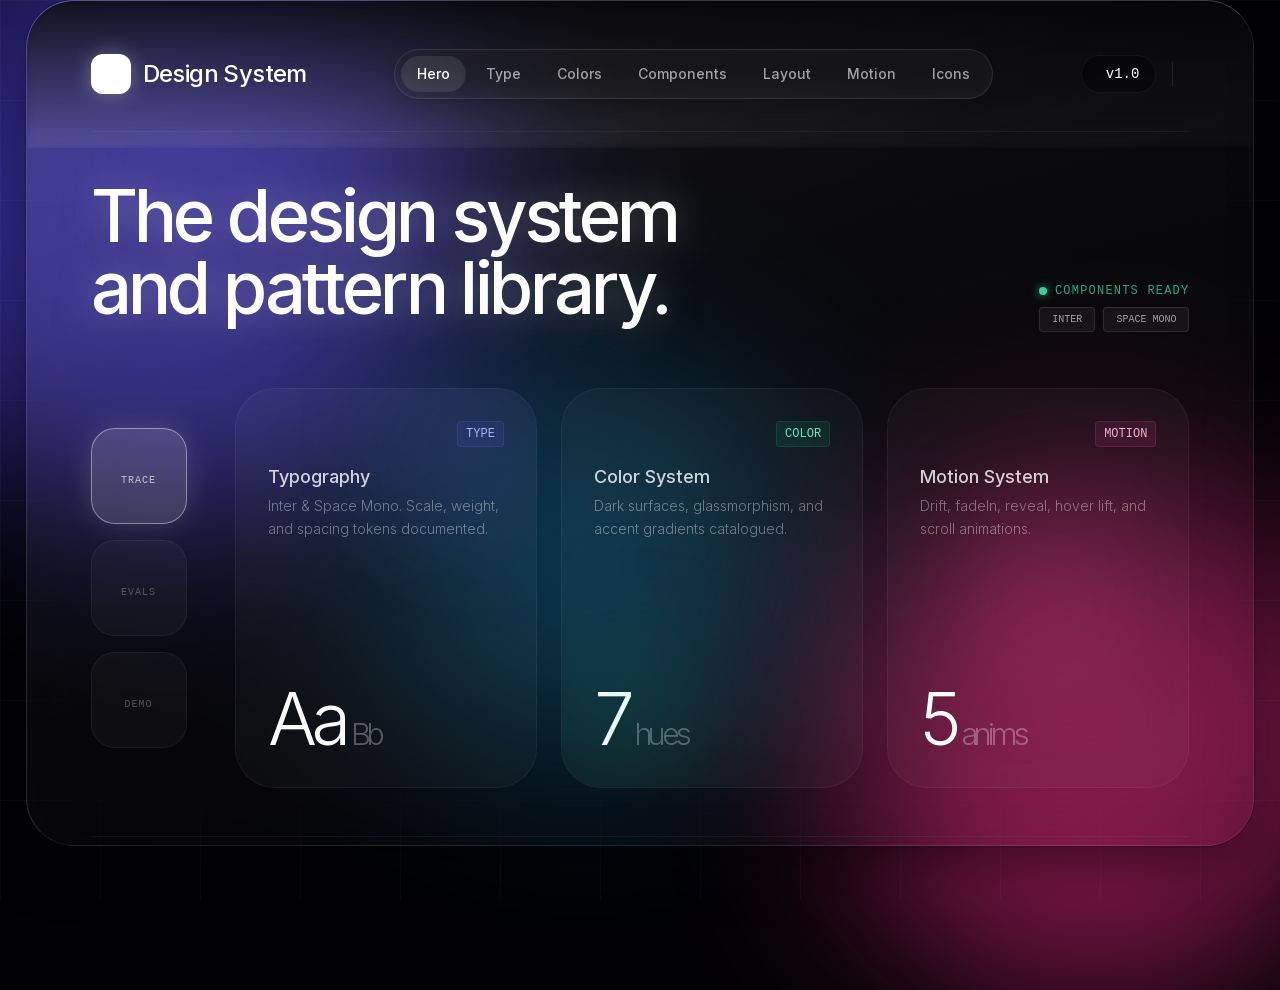
<file: AI Agents/Auto Retoucher/frontend/design/design-system.html>
<!DOCTYPE html>
<html lang="en">
<head>
<meta charset="utf-8"/>
<meta content="width=device-width, initial-scale=1.0" name="viewport"/>
<title>Design System — Langfuse Pattern Library</title>
<link href="assets/css2_1aa00095e743.css" rel="stylesheet"/>
<script src="assets/iconify-icon_e19829e7f0e8.js"></script>
<script src="assets/resource_3fa48481346f.es"></script>
<style>
body {
  font-family: 'Inter', sans-serif;
  background-color: #020205;
}
.font-mono {
  font-family: 'Space Mono', monospace;
}
/* Enhanced Glass Effect */
.glass-panel {
  background: linear-gradient(
    165deg,
    rgba(255, 255, 255, 0.07) 0%,
    rgba(255, 255, 255, 0.03) 40%,
    rgba(255, 255, 255, 0.01) 100%
  );
  backdrop-filter: blur(50px);
  -webkit-backdrop-filter: blur(50px);
  border: 1px solid rgba(255, 255, 255, 0.08);
  border-top: 1px solid rgba(255, 255, 255, 0.2);
  border-left: 1px solid rgba(255, 255, 255, 0.15);
  box-shadow:
    0 0 0 1px rgba(0, 0, 0, 0.2),
    0 20px 60px -10px rgba(0, 0, 0, 0.6),
    inset 0 0 40px rgba(255, 255, 255, 0.02);
}
/* Hide Scrollbar but allow scrolling */
.no-scrollbar::-webkit-scrollbar { display: none; }
.no-scrollbar { -ms-overflow-style: none; scrollbar-width: none; }
/* Blobs */
.blob {
  position: absolute;
  border-radius: 50%;
  filter: blur(90px);
  opacity: 0.6;
  z-index: -1;
  animation: drift 10s infinite alternate ease-in-out;
}
.blob-1 { background: #4f46e5; width: 600px; height: 600px; top: -10%; left: -10%; }
.blob-2 { background: #db2777; width: 500px; height: 500px; bottom: -10%; right: -5%; animation-delay: -5s; }
.blob-3 { background: #0ea5e9; width: 400px; height: 400px; top: 40%; left: 30%; opacity: 0.3; }
@keyframes drift {
  0% { transform: translate(0, 0); }
  100% { transform: translate(30px, 50px); }
}
.text-glow { text-shadow: 0 0 40px rgba(255, 255, 255, 0.3); }
/* Button Interactions */
.icon-btn {
  transition: all 0.4s cubic-bezier(0.2, 0.8, 0.2, 1);
  background: rgba(255, 255, 255, 0.03);
  border: 1px solid rgba(255, 255, 255, 0.05);
}
.icon-btn:hover {
  background: rgba(255, 255, 255, 0.1);
  border-color: rgba(255, 255, 255, 0.2);
  transform: translateY(-4px);
  box-shadow: 0 10px 30px -5px rgba(0,0,0,0.5);
}
.icon-btn.active {
  background: rgba(255, 255, 255, 0.15);
  border-color: rgba(255, 255, 255, 0.4);
  box-shadow: 0 0 30px rgba(255, 255, 255, 0.15);
}
.stat-value { letter-spacing: -0.06em; }
/* Animations */
.tab-content { animation: fadeIn 0.5s ease-out forwards; }
@keyframes fadeIn {
  from { opacity: 0; transform: translateY(10px); }
  to { opacity: 1; transform: translateY(0); }
}
/* Feature Reveal Animation */
.feature-card {
  opacity: 0;
  transform: translateY(30px);
  transition: all 0.6s cubic-bezier(0.16, 1, 0.3, 1);
}
.feature-card.visible {
  opacity: 1;
  transform: translateY(0);
}
.check-icon {
  display: inline-flex;
  align-items: center;
  justify-content: center;
  width: 20px;
  height: 20px;
  border-radius: 50%;
  background: rgba(255,255,255,0.1);
  color: #4ade80;
  margin-right: 0.75rem;
  flex-shrink: 0;
}
/* DS-specific structural helpers — no new visual design */
.ds-type-row {
  display: flex;
  align-items: center;
  gap: 2rem;
  padding: 1.75rem 0;
  border-bottom: 1px solid rgba(255,255,255,0.05);
}
.ds-type-row:last-child { border-bottom: none; }
.ds-type-name {
  font-family: 'Space Mono', monospace;
  font-size: 10px;
  color: rgba(255,255,255,0.3);
  text-transform: uppercase;
  letter-spacing: 0.1em;
  white-space: nowrap;
  width: 130px;
  flex-shrink: 0;
}
.ds-type-spec {
  font-family: 'Space Mono', monospace;
  font-size: 10px;
  color: rgba(255,255,255,0.25);
  white-space: nowrap;
  text-align: right;
  flex-shrink: 0;
}
.ds-swatch {
  border-radius: 1rem;
  height: 80px;
}
.ds-mini-blob {
  position: absolute;
  border-radius: 50%;
  animation: drift 10s infinite alternate ease-in-out;
}
</style>
</head>
<body class="h-screen w-full flex items-start justify-center relative selection:bg-indigo-500/30">

<div class="blob blob-1"></div>
<div class="blob blob-2"></div>
<div class="blob blob-3"></div>
<div class="fixed inset-0 bg-[url('https://grainy-gradients.vercel.app/noise.svg')] opacity-20 brightness-150 contrast-150 pointer-events-none mix-blend-overlay"></div>
<div class="fixed inset-0 bg-[linear-gradient(rgba(255,255,255,0.03)_1px,transparent_1px),linear-gradient(90deg,rgba(255,255,255,0.03)_1px,transparent_1px)] bg-[size:100px_100px] pointer-events-none"></div>

<div class="relative w-[96vw] max-w-[1700px] h-[94vh] transition-all duration-700">
<div class="glass-panel w-full h-full rounded-[3rem] relative overflow-y-auto no-scrollbar scroll-smooth" id="main-scroll-container">
<div class="absolute inset-0 w-full h-full bg-gradient-to-br from-white/5 via-transparent to-transparent pointer-events-none z-0"></div>

<!-- ─── STICKY HEADER / DS NAV ─── -->
<div class="sticky top-0 z-50 px-6 sm:px-12 lg:px-16 pt-12 pb-4 bg-gradient-to-b from-[#020205]/80 to-transparent backdrop-blur-sm">
<div class="flex justify-between items-center border-b border-white/5 pb-8">
  <!-- Brand -->
  <div class="flex items-center gap-3">
    <div class="w-10 h-10 bg-white rounded-xl flex items-center justify-center shadow-[0_0_20px_rgba(255,255,255,0.3)]">
      <iconify-icon class="text-black" icon="solar:infinity-bold" width="24"></iconify-icon>
    </div>
    <span class="text-2xl text-white font-medium tracking-tight">Design System</span>
  </div>
  <!-- DS Navigation -->
  <nav class="hidden md:flex items-center gap-1 bg-white/5 p-1.5 rounded-full border border-white/10 backdrop-blur-md shadow-lg">
    <button class="px-4 py-2 rounded-full text-white text-sm font-medium bg-white/10 shadow-inner hover:bg-white/20 transition-all" onclick="scrollToTop()">Hero</button>
    <button class="px-4 py-2 rounded-full text-white/60 hover:text-white hover:bg-white/5 text-sm font-medium transition-all" onclick="scrollToSection('typography')">Type</button>
    <button class="px-4 py-2 rounded-full text-white/60 hover:text-white hover:bg-white/5 text-sm font-medium transition-all" onclick="scrollToSection('colors')">Colors</button>
    <button class="px-4 py-2 rounded-full text-white/60 hover:text-white hover:bg-white/5 text-sm font-medium transition-all" onclick="scrollToSection('components')">Components</button>
    <button class="px-4 py-2 rounded-full text-white/60 hover:text-white hover:bg-white/5 text-sm font-medium transition-all" onclick="scrollToSection('layout')">Layout</button>
    <button class="px-4 py-2 rounded-full text-white/60 hover:text-white hover:bg-white/5 text-sm font-medium transition-all" onclick="scrollToSection('motion')">Motion</button>
    <button class="px-4 py-2 rounded-full text-white/60 hover:text-white hover:bg-white/5 text-sm font-medium transition-all" onclick="scrollToSection('icons')">Icons</button>
  </nav>
  <!-- Header Actions -->
  <div class="flex items-center gap-4">
    <div class="hidden lg:flex items-center gap-2 bg-black/30 px-4 py-2 rounded-full border border-white/5">
      <iconify-icon class="text-amber-400" icon="solar:star-bold" width="16"></iconify-icon>
      <span class="text-sm text-white font-mono">v1.0</span>
    </div>
    <div class="w-px h-6 bg-white/10 hidden lg:block"></div>
    <button class="text-white/60 hover:text-white transition-colors">
      <iconify-icon icon="solar:user-circle-linear" width="28"></iconify-icon>
    </button>
  </div>
</div>
</div>

<!-- ═══════════════════════════════════════════════════════════
     SECTION 0: HERO — Exact clone, text adapted
═══════════════════════════════════════════════════════════ -->
<div class="min-h-[calc(90vh-140px)] px-6 sm:px-12 lg:px-16 flex flex-col justify-between pb-12 relative z-10" id="hero">
  <div class="flex flex-col lg:flex-row justify-between lg:items-end mt-8 gap-4">
    <div>
      <h1 class="text-5xl lg:text-7xl text-white font-medium tracking-tighter mb-4 text-glow drop-shadow-2xl leading-[1.1]">The design system<br/> and pattern library.</h1>
    </div>
    <div class="flex flex-col items-start lg:items-end gap-2 mb-2">
      <div class="flex items-center gap-2">
        <div class="w-2 h-2 rounded-full bg-emerald-400 shadow-[0_0_10px_rgba(52,211,153,0.8)] animate-pulse"></div>
        <span class="text-xs font-mono text-emerald-400/80 tracking-widest uppercase">Components Ready</span>
      </div>
      <div class="flex gap-2">
        <span class="px-3 py-1 rounded bg-white/5 border border-white/10 text-white/60 text-[10px] font-mono">INTER</span>
        <span class="px-3 py-1 rounded bg-white/5 border border-white/10 text-white/60 text-[10px] font-mono">SPACE MONO</span>
      </div>
    </div>
  </div>
  <!-- Central Content -->
  <div class="flex flex-col lg:flex-row flex-grow items-start lg:items-center gap-8 lg:gap-12 z-10 my-12">
    <div class="flex lg:flex-col gap-4">
      <button class="icon-btn active w-20 h-20 lg:w-24 lg:h-24 rounded-[1.5rem] flex flex-col gap-2 items-center justify-center text-white group" onclick="switchTab('trace', this)">
        <iconify-icon class="group-hover:scale-110 transition-transform duration-300" height="32" icon="solar:code-square-linear" width="32"></iconify-icon>
        <span class="text-[10px] font-mono tracking-widest opacity-70">TRACE</span>
      </button>
      <button class="icon-btn w-20 h-20 lg:w-24 lg:h-24 rounded-[1.5rem] flex flex-col gap-2 items-center justify-center text-white/40 hover:text-white group" onclick="switchTab('evals', this)">
        <iconify-icon class="group-hover:scale-110 transition-transform duration-300" height="32" icon="solar:chart-2-linear" width="32"></iconify-icon>
        <span class="text-[10px] font-mono tracking-widest opacity-70">EVALS</span>
      </button>
      <button class="icon-btn w-20 h-20 lg:w-24 lg:h-24 rounded-[1.5rem] flex flex-col gap-2 items-center justify-center text-white/40 hover:text-white group" onclick="switchTab('demo', this)">
        <iconify-icon class="group-hover:scale-110 transition-transform duration-300" height="32" icon="solar:play-circle-linear" width="32"></iconify-icon>
        <span class="text-[10px] font-mono tracking-widest opacity-70">DEMO</span>
      </button>
    </div>
    <div class="flex-grow w-full h-full min-h-[400px] relative">
      <!-- TAB 1: TRACE -->
      <div class="tab-content grid md:grid-cols-3 gap-6 h-full absolute inset-0" id="tab-trace">
        <div class="bg-white/[0.03] border border-white/5 rounded-[2.5rem] p-8 flex flex-col justify-between hover:bg-white/[0.06] transition-colors duration-500 group relative overflow-hidden">
          <div class="absolute top-0 right-0 w-32 h-32 bg-indigo-500/20 blur-[60px] rounded-full group-hover:bg-indigo-500/30 transition-all"></div>
          <div class="relative z-10">
            <div class="flex justify-between items-start mb-4">
              <iconify-icon class="text-white/40" icon="solar:eye-linear" width="32"></iconify-icon>
              <span class="text-xs font-mono text-indigo-300 bg-indigo-500/10 px-2 py-1 rounded border border-indigo-500/20">TYPE</span>
            </div>
            <div class="text-lg text-white/80 font-medium mb-1">Typography</div>
            <p class="text-white/40 text-sm font-light leading-relaxed">Inter & Space Mono. Scale, weight, and spacing tokens documented.</p>
          </div>
          <div class="text-6xl lg:text-7xl text-white font-light stat-value mt-2 group-hover:text-indigo-200 transition-colors">Aa<span class="text-3xl text-white/30 ml-1">Bb</span></div>
        </div>
        <div class="bg-white/[0.03] border border-white/5 rounded-[2.5rem] p-8 flex flex-col justify-between hover:bg-white/[0.06] transition-colors duration-500 group relative overflow-hidden">
          <div class="absolute bottom-0 left-0 w-32 h-32 bg-emerald-500/20 blur-[60px] rounded-full group-hover:bg-emerald-500/30 transition-all"></div>
          <div class="relative z-10">
            <div class="flex justify-between items-start mb-4">
              <iconify-icon class="text-white/40" icon="solar:server-square-linear" width="32"></iconify-icon>
              <span class="text-xs font-mono text-emerald-300 bg-emerald-500/10 px-2 py-1 rounded border border-emerald-500/20">COLOR</span>
            </div>
            <div class="text-lg text-white/80 font-medium mb-1">Color System</div>
            <p class="text-white/40 text-sm font-light leading-relaxed">Dark surfaces, glassmorphism, and accent gradients catalogued.</p>
          </div>
          <div class="text-6xl lg:text-7xl text-white font-light stat-value mt-2 group-hover:text-emerald-200 transition-colors">7<span class="text-3xl text-white/30 ml-1">hues</span></div>
        </div>
        <div class="bg-white/[0.03] border border-white/5 rounded-[2.5rem] p-8 flex flex-col justify-between hover:bg-white/[0.06] transition-colors duration-500 group relative overflow-hidden">
          <div class="absolute top-1/2 left-1/2 -translate-x-1/2 -translate-y-1/2 w-32 h-32 bg-pink-500/20 blur-[60px] rounded-full group-hover:bg-pink-500/30 transition-all"></div>
          <div class="relative z-10">
            <div class="flex justify-between items-start mb-4">
              <iconify-icon class="text-white/40" icon="solar:cloud-linear" width="32"></iconify-icon>
              <span class="text-xs font-mono text-pink-300 bg-pink-500/10 px-2 py-1 rounded border border-pink-500/20">MOTION</span>
            </div>
            <div class="text-lg text-white/80 font-medium mb-1">Motion System</div>
            <p class="text-white/40 text-sm font-light leading-relaxed">Drift, fadeIn, reveal, hover lift, and scroll animations.</p>
          </div>
          <div class="text-6xl lg:text-7xl text-white font-light stat-value mt-2 group-hover:text-pink-200 transition-colors">5<span class="text-3xl text-white/30 ml-1">anims</span></div>
        </div>
      </div>
      <!-- TAB 2: EVALS -->
      <div class="tab-content grid md:grid-cols-3 gap-6 h-full absolute inset-0 hidden" id="tab-evals">
        <div class="bg-white/[0.03] border border-white/5 rounded-[2.5rem] p-8 flex flex-col justify-between hover:bg-white/[0.06] transition-colors duration-500 group relative overflow-hidden">
          <div class="absolute top-0 right-0 w-32 h-32 bg-amber-500/20 blur-[60px] rounded-full group-hover:bg-amber-500/30 transition-all"></div>
          <div class="relative z-10">
            <div class="flex justify-between items-start mb-4">
              <iconify-icon class="text-white/40" icon="solar:magic-stick-3-linear" width="32"></iconify-icon>
              <span class="text-xs font-mono text-amber-300 bg-amber-500/10 px-2 py-1 rounded border border-amber-500/20">BTN</span>
            </div>
            <div class="text-lg text-white/80 font-medium mb-1">Buttons</div>
            <p class="text-white/40 text-sm font-light leading-relaxed">Icon buttons, pill nav, primary CTA, and secondary actions.</p>
          </div>
          <div class="text-6xl lg:text-7xl text-white font-light stat-value mt-2 group-hover:text-amber-200 transition-colors">3<span class="text-3xl text-white/30 ml-1">types</span></div>
        </div>
        <div class="bg-white/[0.03] border border-white/5 rounded-[2.5rem] p-8 flex flex-col justify-between hover:bg-white/[0.06] transition-colors duration-500 group relative overflow-hidden">
          <div class="absolute bottom-0 left-0 w-32 h-32 bg-cyan-500/20 blur-[60px] rounded-full group-hover:bg-cyan-500/30 transition-all"></div>
          <div class="relative z-10">
            <div class="flex justify-between items-start mb-4">
              <iconify-icon class="text-white/40" icon="solar:users-group-two-rounded-linear" width="32"></iconify-icon>
              <span class="text-xs font-mono text-cyan-300 bg-cyan-500/10 px-2 py-1 rounded border border-cyan-500/20">CARD</span>
            </div>
            <div class="text-lg text-white/80 font-medium mb-1">Cards</div>
            <p class="text-white/40 text-sm font-light leading-relaxed">Stat cards, feature cards, pricing tiers, and doc links.</p>
          </div>
          <div class="text-6xl lg:text-7xl text-white font-light stat-value mt-2 group-hover:text-cyan-200 transition-colors">4<span class="text-3xl text-white/30 ml-1">styles</span></div>
        </div>
        <div class="bg-white/[0.03] border border-white/5 rounded-[2.5rem] p-8 flex flex-col justify-between hover:bg-white/[0.06] transition-colors duration-500 group relative overflow-hidden">
          <div class="absolute top-1/2 left-1/2 -translate-x-1/2 -translate-y-1/2 w-32 h-32 bg-purple-500/20 blur-[60px] rounded-full group-hover:bg-purple-500/30 transition-all"></div>
          <div class="relative z-10">
            <div class="flex justify-between items-start mb-4">
              <iconify-icon class="text-white/40" icon="solar:database-linear" width="32"></iconify-icon>
              <span class="text-xs font-mono text-purple-300 bg-purple-500/10 px-2 py-1 rounded border border-purple-500/20">ICON</span>
            </div>
            <div class="text-lg text-white/80 font-medium mb-1">Icons</div>
            <p class="text-white/40 text-sm font-light leading-relaxed">Solar icon set via Iconify. Linear and bold weight variants.</p>
          </div>
          <div class="text-6xl lg:text-7xl text-white font-light stat-value mt-2 group-hover:text-purple-200 transition-colors">25<span class="text-3xl text-white/30 ml-1">icons</span></div>
        </div>
      </div>
      <!-- TAB 3: DEMO -->
      <div class="tab-content w-full h-full absolute inset-0 hidden" id="tab-demo">
        <div class="w-full h-full bg-[#0d0d12] border border-white/10 rounded-[2.5rem] p-8 relative overflow-hidden flex flex-col">
          <div class="flex items-center justify-between mb-6 border-b border-white/5 pb-4">
            <div class="flex items-center gap-2">
              <div class="w-3 h-3 rounded-full bg-red-500/20 border border-red-500/50"></div>
              <div class="w-3 h-3 rounded-full bg-yellow-500/20 border border-yellow-500/50"></div>
              <div class="w-3 h-3 rounded-full bg-green-500/20 border border-green-500/50"></div>
            </div>
            <div class="text-xs font-mono text-white/30">design-system — bash — 80x24</div>
          </div>
          <div class="font-mono text-sm text-white/80 space-y-2 overflow-hidden">
            <div class="flex gap-2"><span class="text-emerald-400">➜</span><span class="text-white/50">~</span> <span class="text-white">npm install langfuse</span></div>
            <div class="text-white/30 text-xs pb-2">added 4 packages in 0.4s</div>
            <div class="flex gap-2"><span class="text-emerald-400">➜</span><span class="text-white/50">~</span> <span class="text-white">export LANGFUSE_PUBLIC_KEY="pk-lf-..."</span></div>
            <div class="flex gap-2"><span class="text-emerald-400">➜</span><span class="text-white/50">~</span> <span class="text-white">node design_system.js</span></div>
            <div class="pt-2 pl-4 border-l-2 border-white/10 space-y-1">
              <div class="text-blue-400">INFO: <span class="text-white/70">Loading design tokens...</span></div>
              <div class="text-blue-400">INFO: <span class="text-white/70">Compiling pattern library: <span class="text-yellow-200">"design-system2.html"</span></span></div>
              <div class="text-blue-400">INFO: <span class="text-white/70">25 icons · 7 color tokens · 5 animations (0.12s)</span></div>
              <div class="text-emerald-400">SUCCESS: <span class="text-white/70">Pattern library compiled. Open at:</span></div>
              <a class="text-indigo-400 underline decoration-indigo-400/30 underline-offset-4" href="#">./design-system2.html</a>
            </div>
            <div class="flex gap-2 pt-2"><span class="text-emerald-400">➜</span><span class="text-white/50">~</span> <span class="w-2 h-4 bg-white/50 animate-pulse inline-block align-middle"></span></div>
          </div>
          <div class="absolute bottom-0 right-0 w-64 h-64 bg-emerald-500/10 blur-[80px] pointer-events-none"></div>
        </div>
      </div>
    </div>
  </div>
  <div class="flex items-end justify-between z-10 pt-4 border-t border-white/5">
    <div class="w-full md:w-1/2 bg-black/20 h-20 rounded-2xl border border-white/10 flex items-center justify-between px-6 relative overflow-hidden group cursor-pointer backdrop-blur-sm">
      <div class="absolute inset-0 bg-gradient-to-r from-white/5 to-transparent opacity-0 group-hover:opacity-100 transition-opacity duration-500"></div>
      <div class="flex items-center gap-4 z-10">
        <iconify-icon class="text-white/60" icon="solar:terminal-linear" width="24"></iconify-icon>
        <div class="flex flex-col">
          <span class="font-mono text-xs text-white/40 mb-1">EXPLORE</span>
          <span class="font-mono text-lg text-white/90">Scroll to discover</span>
        </div>
      </div>
      <div class="h-8 w-px bg-white/10 mx-2 hidden sm:block"></div>
      <div class="hidden sm:flex items-center gap-2 z-10 opacity-60 grayscale group-hover:grayscale-0 transition-all duration-500">
        <iconify-icon class="text-white" icon="solar:box-minimalistic-linear" width="20"></iconify-icon>
        <span class="font-mono text-base text-white">7 Sections</span>
      </div>
    </div>
    <div class="hidden md:flex flex-col items-end gap-3 pb-1">
      <button class="group flex items-center gap-3 text-white/60 hover:text-white text-sm font-medium transition-colors py-2 animate-bounce" onclick="scrollToSection('typography')">
        <span>Scroll</span>
        <iconify-icon icon="solar:arrow-down-linear" width="16"></iconify-icon>
      </button>
    </div>
  </div>
</div>

<!-- ═══════════════════════════════════════════════════════════
     SECTION 1: TYPOGRAPHY
═══════════════════════════════════════════════════════════ -->
<div class="px-6 sm:px-12 lg:px-16 pt-32 pb-24 relative z-10 border-t border-white/5" id="typography">
  <div class="flex flex-col items-center mb-16 text-center feature-card">
    <span class="px-3 py-1 rounded-full bg-white/5 border border-white/10 text-indigo-300 text-[10px] font-mono tracking-widest uppercase mb-4">01 — Typography</span>
    <h2 class="text-4xl md:text-5xl text-white font-medium tracking-tight text-glow mb-6">Type scale & hierarchy.</h2>
  </div>
  <div class="bg-white/[0.02] border border-white/5 rounded-3xl p-8 feature-card">
    <!-- Heading 1 -->
    <div class="ds-type-row">
      <span class="ds-type-name">Heading 1</span>
      <h1 class="text-5xl lg:text-7xl text-white font-medium tracking-tighter text-glow drop-shadow-2xl leading-[1.1] flex-1">Design Systems</h1>
      <span class="ds-type-spec">72px / 1.1 · Inter 500 · tracking-tighter · glow</span>
    </div>
    <!-- Heading 2 -->
    <div class="ds-type-row">
      <span class="ds-type-name">Heading 2</span>
      <h2 class="text-4xl md:text-5xl text-white font-medium tracking-tight text-glow flex-1">Pattern Library</h2>
      <span class="ds-type-spec">48px / 1.25 · Inter 500 · tracking-tight · glow</span>
    </div>
    <!-- Heading 3 -->
    <div class="ds-type-row">
      <span class="ds-type-name">Heading 3</span>
      <h3 class="text-white text-lg font-medium flex-1">Component Name</h3>
      <span class="ds-type-spec">18px / 1.5 · Inter 500</span>
    </div>
    <!-- Heading 4 -->
    <div class="ds-type-row">
      <span class="ds-type-name">Heading 4</span>
      <h4 class="text-white font-medium flex-1">Documentation Section</h4>
      <span class="ds-type-spec">16px / 1.5 · Inter 500</span>
    </div>
    <!-- Stat Value -->
    <div class="ds-type-row">
      <span class="ds-type-name">Stat Value</span>
      <div class="text-6xl lg:text-7xl text-white font-light stat-value flex-1">100<span class="text-3xl text-white/30 ml-1">%</span></div>
      <span class="ds-type-spec">72px / 1 · Inter 300 · tracking −0.06em</span>
    </div>
    <!-- Bold M -->
    <div class="ds-type-row">
      <span class="ds-type-name">Bold M</span>
      <div class="text-lg text-white/80 font-medium flex-1">Observability Platform</div>
      <span class="ds-type-spec">18px / 1.5 · Inter 500 · white/80</span>
    </div>
    <!-- Regular S -->
    <div class="ds-type-row">
      <span class="ds-type-name">Regular S</span>
      <p class="text-white/40 text-sm font-light leading-relaxed flex-1">Detailed traces for every request. Debug complex chains in seconds with visual tooling and full execution graphs.</p>
      <span class="ds-type-spec">14px / 1.625 · Inter 300 · white/40</span>
    </div>
    <!-- Regular M -->
    <div class="ds-type-row">
      <span class="ds-type-name">Regular M</span>
      <div class="text-white/70 text-sm flex-1">50k traces per month included in all paid plans.</div>
      <span class="ds-type-spec">14px / 1.5 · Inter 400 · white/70</span>
    </div>
    <!-- Mono L -->
    <div class="ds-type-row">
      <span class="ds-type-name">Mono L</span>
      <span class="font-mono text-lg text-white/90 flex-1">npm install langfuse</span>
      <span class="ds-type-spec">18px / 1.5 · Space Mono · white/90</span>
    </div>
    <!-- Mono S -->
    <div class="ds-type-row">
      <span class="ds-type-name">Mono S</span>
      <span class="font-mono text-xs text-white/40 flex-1">GET STARTED</span>
      <span class="ds-type-spec">12px / 1.5 · Space Mono · white/40</span>
    </div>
    <!-- Badge Label -->
    <div class="ds-type-row">
      <span class="ds-type-name">Badge Label</span>
      <span class="text-[10px] font-mono text-indigo-300 tracking-widest uppercase flex-1">Platform capabilities</span>
      <span class="ds-type-spec">10px / 1.5 · Space Mono · uppercase · tracking-widest</span>
    </div>
  </div>
</div>

<!-- ═══════════════════════════════════════════════════════════
     SECTION 2: COLORS & SURFACES
═══════════════════════════════════════════════════════════ -->
<div class="px-6 sm:px-12 lg:px-16 py-24 relative z-10 border-t border-white/5 bg-black/20" id="colors">
  <div class="flex flex-col items-center mb-16 text-center feature-card">
    <span class="px-3 py-1 rounded-full bg-white/5 border border-white/10 text-emerald-300 text-[10px] font-mono tracking-widest uppercase mb-4">02 — Colors & Surfaces</span>
    <h2 class="text-4xl md:text-5xl text-white font-medium tracking-tight text-glow mb-6">Color & surface system.</h2>
  </div>

  <!-- Backgrounds -->
  <h3 class="text-white text-lg font-medium mb-6 feature-card">Backgrounds & Surfaces</h3>
  <div class="grid grid-cols-2 md:grid-cols-4 gap-4 mb-16 feature-card">
    <div>
      <div class="ds-swatch mb-3 border border-white/10" style="background:#020205;"></div>
      <div class="font-mono text-[10px] text-white/40 uppercase tracking-widest mb-1">Page BG</div>
      <div class="font-mono text-xs text-white/60">#020205</div>
      <div class="font-mono text-[10px] text-white/25 mt-1">body background-color</div>
    </div>
    <div>
      <div class="ds-swatch mb-3 glass-panel" style="border-radius:1rem;"></div>
      <div class="font-mono text-[10px] text-white/40 uppercase tracking-widest mb-1">Glass Panel</div>
      <div class="font-mono text-xs text-white/60">backdrop-blur(50px)</div>
      <div class="font-mono text-[10px] text-white/25 mt-1">main card container</div>
    </div>
    <div>
      <div class="ds-swatch mb-3 border border-white/5" style="background:rgba(255,255,255,0.03);border-radius:1rem;"></div>
      <div class="font-mono text-[10px] text-white/40 uppercase tracking-widest mb-1">Card Surface</div>
      <div class="font-mono text-xs text-white/60">white/[0.03]</div>
      <div class="font-mono text-[10px] text-white/25 mt-1">stat cards, inner panels</div>
    </div>
    <div>
      <div class="ds-swatch mb-3 border border-white/5" style="background:rgba(255,255,255,0.02);border-radius:1rem;"></div>
      <div class="font-mono text-[10px] text-white/40 uppercase tracking-widest mb-1">Feature Card</div>
      <div class="font-mono text-xs text-white/60">white/[0.02]</div>
      <div class="font-mono text-[10px] text-white/25 mt-1">feature & doc cards</div>
    </div>
  </div>

  <!-- Accent Colors -->
  <h3 class="text-white text-lg font-medium mb-6 feature-card">Accent & Blob Colors</h3>
  <div class="grid grid-cols-2 sm:grid-cols-3 md:grid-cols-6 gap-4 mb-16 feature-card">
    <div>
      <div class="ds-swatch mb-3" style="background:#4f46e5;border-radius:1rem;box-shadow:0 0 40px rgba(79,70,229,0.4);"></div>
      <div class="font-mono text-[10px] text-white/40 uppercase tracking-widest mb-1">Indigo</div>
      <div class="font-mono text-xs text-white/60">#4f46e5</div>
      <div class="font-mono text-[10px] text-white/25 mt-1">Blob 1 · Primary CTA</div>
    </div>
    <div>
      <div class="ds-swatch mb-3" style="background:#db2777;border-radius:1rem;box-shadow:0 0 40px rgba(219,39,119,0.4);"></div>
      <div class="font-mono text-[10px] text-white/40 uppercase tracking-widest mb-1">Pink</div>
      <div class="font-mono text-xs text-white/60">#db2777</div>
      <div class="font-mono text-[10px] text-white/25 mt-1">Blob 2 · Docs section</div>
    </div>
    <div>
      <div class="ds-swatch mb-3" style="background:#0ea5e9;border-radius:1rem;box-shadow:0 0 40px rgba(14,165,233,0.4);"></div>
      <div class="font-mono text-[10px] text-white/40 uppercase tracking-widest mb-1">Sky</div>
      <div class="font-mono text-xs text-white/60">#0ea5e9</div>
      <div class="font-mono text-[10px] text-white/25 mt-1">Blob 3 · accent</div>
    </div>
    <div>
      <div class="ds-swatch mb-3" style="background:#10b981;border-radius:1rem;box-shadow:0 0 40px rgba(16,185,129,0.4);"></div>
      <div class="font-mono text-[10px] text-white/40 uppercase tracking-widest mb-1">Emerald</div>
      <div class="font-mono text-xs text-white/60">emerald-500</div>
      <div class="font-mono text-[10px] text-white/25 mt-1">Status · self-hosted</div>
    </div>
    <div>
      <div class="ds-swatch mb-3" style="background:#f59e0b;border-radius:1rem;box-shadow:0 0 40px rgba(245,158,11,0.4);"></div>
      <div class="font-mono text-[10px] text-white/40 uppercase tracking-widest mb-1">Amber</div>
      <div class="font-mono text-xs text-white/60">amber-500</div>
      <div class="font-mono text-[10px] text-white/25 mt-1">Stars · evals badge</div>
    </div>
    <div>
      <div class="ds-swatch mb-3" style="background:#06b6d4;border-radius:1rem;box-shadow:0 0 40px rgba(6,182,212,0.4);"></div>
      <div class="font-mono text-[10px] text-white/40 uppercase tracking-widest mb-1">Cyan</div>
      <div class="font-mono text-xs text-white/60">cyan-500</div>
      <div class="font-mono text-[10px] text-white/25 mt-1">SDK badge</div>
    </div>
  </div>

  <!-- Text Color Scale -->
  <h3 class="text-white text-lg font-medium mb-6 feature-card">Text Color Scale</h3>
  <div class="bg-white/[0.02] border border-white/5 rounded-3xl p-8 feature-card mb-16">
    <div class="space-y-4">
      <div class="flex items-center gap-4">
        <div class="w-3 h-3 rounded-full flex-shrink-0" style="background:rgba(255,255,255,1.0);"></div>
        <span class="font-mono text-[10px] text-white/30 w-20 flex-shrink-0">white</span>
        <span class="text-white font-medium flex-1">Full opacity — headings, active state text</span>
        <span class="font-mono text-[10px] text-white/30">rgba(255,255,255,1.0)</span>
      </div>
      <div class="flex items-center gap-4">
        <div class="w-3 h-3 rounded-full flex-shrink-0" style="background:rgba(255,255,255,0.9);"></div>
        <span class="font-mono text-[10px] text-white/30 w-20 flex-shrink-0">white/90</span>
        <span class="text-white/90 flex-1">Near-full — primary content, mono code bar</span>
        <span class="font-mono text-[10px] text-white/30">rgba(255,255,255,0.9)</span>
      </div>
      <div class="flex items-center gap-4">
        <div class="w-3 h-3 rounded-full flex-shrink-0" style="background:rgba(255,255,255,0.8);"></div>
        <span class="font-mono text-[10px] text-white/30 w-20 flex-shrink-0">white/80</span>
        <span class="text-white/80 flex-1">Card titles, prominent feature labels</span>
        <span class="font-mono text-[10px] text-white/30">rgba(255,255,255,0.8)</span>
      </div>
      <div class="flex items-center gap-4">
        <div class="w-3 h-3 rounded-full flex-shrink-0" style="background:rgba(255,255,255,0.7);"></div>
        <span class="font-mono text-[10px] text-white/30 w-20 flex-shrink-0">white/70</span>
        <span class="text-white/70 flex-1">Feature list items, pricing description text</span>
        <span class="font-mono text-[10px] text-white/30">rgba(255,255,255,0.7)</span>
      </div>
      <div class="flex items-center gap-4">
        <div class="w-3 h-3 rounded-full flex-shrink-0" style="background:rgba(255,255,255,0.6);"></div>
        <span class="font-mono text-[10px] text-white/30 w-20 flex-shrink-0">white/60</span>
        <span class="text-white/60 flex-1">Nav inactive, icon defaults, header actions</span>
        <span class="font-mono text-[10px] text-white/30">rgba(255,255,255,0.6)</span>
      </div>
      <div class="flex items-center gap-4">
        <div class="w-3 h-3 rounded-full flex-shrink-0" style="background:rgba(255,255,255,0.5);"></div>
        <span class="font-mono text-[10px] text-white/30 w-20 flex-shrink-0">white/50</span>
        <span class="text-white/50 flex-1">Pricing tier subtitles, secondary descriptions</span>
        <span class="font-mono text-[10px] text-white/30">rgba(255,255,255,0.5)</span>
      </div>
      <div class="flex items-center gap-4">
        <div class="w-3 h-3 rounded-full flex-shrink-0" style="background:rgba(255,255,255,0.4);"></div>
        <span class="font-mono text-[10px] text-white/30 w-20 flex-shrink-0">white/40</span>
        <span class="text-white/40 flex-1">Body text, card descriptions, icon resting state</span>
        <span class="font-mono text-[10px] text-white/30">rgba(255,255,255,0.4)</span>
      </div>
      <div class="flex items-center gap-4">
        <div class="w-3 h-3 rounded-full flex-shrink-0" style="background:rgba(255,255,255,0.3);"></div>
        <span class="font-mono text-[10px] text-white/30 w-20 flex-shrink-0">white/30</span>
        <span class="text-white/30 flex-1">Stat suffix, dividers, terminal labels, footer</span>
        <span class="font-mono text-[10px] text-white/30">rgba(255,255,255,0.3)</span>
      </div>
    </div>
  </div>

  <!-- Gradients -->
  <h3 class="text-white text-lg font-medium mb-6 feature-card">Gradients & Special Surfaces</h3>
  <div class="grid grid-cols-1 md:grid-cols-3 gap-6 feature-card">
    <div>
      <div class="ds-swatch mb-3 relative overflow-hidden" style="background:linear-gradient(to bottom, rgba(255,255,255,0.08), rgba(255,255,255,0.02));border:1px solid rgba(99,102,241,0.5);border-radius:1rem;box-shadow:0 0 50px -20px rgba(99,102,241,0.3);"></div>
      <div class="font-mono text-[10px] text-white/40 uppercase tracking-widest mb-1">Pro Card Gradient</div>
      <div class="font-mono text-[10px] text-white/30">from-white/[0.08] to-white/[0.02]<br/>border-indigo-500/50 · glow shadow</div>
    </div>
    <div>
      <div class="ds-swatch mb-3" style="background:linear-gradient(to bottom, rgba(2,2,5,0.8), transparent);border-radius:1rem;border:1px solid rgba(255,255,255,0.05);"></div>
      <div class="font-mono text-[10px] text-white/40 uppercase tracking-widest mb-1">Sticky Header Overlay</div>
      <div class="font-mono text-[10px] text-white/30">from-[#020205]/80 to-transparent<br/>backdrop-blur-sm · gradient mask</div>
    </div>
    <div>
      <div class="ds-swatch mb-3 relative overflow-hidden" style="background:rgba(0,0,0,0.4);border-radius:1rem;border:1px solid rgba(255,255,255,0.1);">
        <div style="position:absolute;inset:0;background:linear-gradient(to right, rgba(255,255,255,0.05), transparent);"></div>
      </div>
      <div class="font-mono text-[10px] text-white/40 uppercase tracking-widest mb-1">Code Bar Hover Overlay</div>
      <div class="font-mono text-[10px] text-white/30">bg-gradient-to-r from-white/5 to-transparent<br/>opacity-0 → 1 on group-hover · 500ms</div>
    </div>
  </div>
</div>

<!-- ═══════════════════════════════════════════════════════════
     SECTION 3: UI COMPONENTS
═══════════════════════════════════════════════════════════ -->
<div class="px-6 sm:px-12 lg:px-16 pt-24 pb-24 relative z-10 border-t border-white/5" id="components">
  <div class="flex flex-col items-center mb-16 text-center feature-card">
    <span class="px-3 py-1 rounded-full bg-white/5 border border-white/10 text-pink-300 text-[10px] font-mono tracking-widest uppercase mb-4">03 — UI Components</span>
    <h2 class="text-4xl md:text-5xl text-white font-medium tracking-tight text-glow mb-6">Components & states.</h2>
  </div>

  <!-- Buttons -->
  <h3 class="text-white text-lg font-medium mb-6 feature-card">Buttons</h3>
  <div class="grid grid-cols-1 md:grid-cols-3 gap-6 mb-16 feature-card">
    <!-- Primary -->
    <div class="bg-white/[0.02] border border-white/5 rounded-3xl p-8">
      <div class="font-mono text-[10px] text-white/30 uppercase tracking-widest mb-6">Primary CTA</div>
      <button class="w-full py-3 rounded-xl bg-indigo-500 hover:bg-indigo-600 text-white text-sm font-medium transition-colors shadow-lg shadow-indigo-500/25 mb-4">Start Free Trial</button>
      <div class="space-y-1">
        <div class="font-mono text-[10px] text-white/30">bg-indigo-500 · rounded-xl · shadow-indigo-500/25</div>
        <div class="font-mono text-[10px] text-white/20">:hover → bg-indigo-600 · transition-colors</div>
      </div>
    </div>
    <!-- Secondary -->
    <div class="bg-white/[0.02] border border-white/5 rounded-3xl p-8">
      <div class="font-mono text-[10px] text-white/30 uppercase tracking-widest mb-6">Secondary CTA</div>
      <button class="w-full py-3 rounded-xl bg-white/5 hover:bg-white/10 border border-white/10 text-white text-sm font-medium transition-colors mb-4">Get Started</button>
      <div class="space-y-1">
        <div class="font-mono text-[10px] text-white/30">bg-white/5 · border-white/10 · rounded-xl</div>
        <div class="font-mono text-[10px] text-white/20">:hover → bg-white/10 · transition-colors</div>
      </div>
    </div>
    <!-- Icon Buttons -->
    <div class="bg-white/[0.02] border border-white/5 rounded-3xl p-8">
      <div class="font-mono text-[10px] text-white/30 uppercase tracking-widest mb-6">Icon Buttons (default / active)</div>
      <div class="flex gap-3 mb-4">
        <div class="icon-btn w-16 h-16 rounded-[1.2rem] flex flex-col gap-1 items-center justify-center text-white/40">
          <iconify-icon height="24" icon="solar:code-square-linear" width="24"></iconify-icon>
          <span class="text-[8px] font-mono tracking-widest opacity-70">DEFAULT</span>
        </div>
        <div class="icon-btn active w-16 h-16 rounded-[1.2rem] flex flex-col gap-1 items-center justify-center text-white">
          <iconify-icon height="24" icon="solar:chart-2-linear" width="24"></iconify-icon>
          <span class="text-[8px] font-mono tracking-widest opacity-70">ACTIVE</span>
        </div>
        <div class="icon-btn w-16 h-16 rounded-[1.2rem] flex flex-col gap-1 items-center justify-center text-white/40" style="transform:translateY(-4px);background:rgba(255,255,255,0.1);border-color:rgba(255,255,255,0.2);box-shadow:0 10px 30px -5px rgba(0,0,0,0.5);">
          <iconify-icon height="24" icon="solar:play-circle-linear" width="24"></iconify-icon>
          <span class="text-[8px] font-mono tracking-widest opacity-70">HOVER↑</span>
        </div>
      </div>
      <div class="font-mono text-[10px] text-white/30">transition: all 0.4s cubic-bezier(0.2, 0.8, 0.2, 1)<br/>:hover → translateY(-4px) · bg-white/10</div>
    </div>
  </div>

  <!-- Navigation Pills -->
  <h3 class="text-white text-lg font-medium mb-6 feature-card">Navigation Pills</h3>
  <div class="bg-white/[0.02] border border-white/5 rounded-3xl p-8 mb-16 feature-card">
    <nav class="flex items-center gap-1 bg-white/5 p-1.5 rounded-full border border-white/10 backdrop-blur-md shadow-lg w-fit mb-4">
      <button class="px-6 py-2 rounded-full text-white text-sm font-medium bg-white/10 shadow-inner hover:bg-white/20 transition-all">Active</button>
      <button class="px-6 py-2 rounded-full text-white/60 hover:text-white hover:bg-white/5 text-sm font-medium transition-all">Inactive</button>
      <button class="px-6 py-2 rounded-full text-white/60 hover:text-white hover:bg-white/5 text-sm font-medium transition-all">Hover me</button>
    </nav>
    <div class="font-mono text-[10px] text-white/30 space-y-1">
      <div>Container: bg-white/5 · p-1.5 · rounded-full · border-white/10 · backdrop-blur-md</div>
      <div>Active item: bg-white/10 · shadow-inner · rounded-full</div>
      <div>Inactive: text-white/60 · :hover text-white + bg-white/5</div>
    </div>
  </div>

  <!-- Badges & Tags -->
  <h3 class="text-white text-lg font-medium mb-6 feature-card">Badges & Tags</h3>
  <div class="bg-white/[0.02] border border-white/5 rounded-3xl p-8 mb-16 feature-card">
    <div class="font-mono text-[10px] text-white/30 uppercase tracking-widest mb-4">Section Badges (rounded-full)</div>
    <div class="flex flex-wrap gap-3 mb-8">
      <span class="px-3 py-1 rounded-full bg-white/5 border border-white/10 text-indigo-300 text-[10px] font-mono tracking-widest uppercase">Platform capabilities</span>
      <span class="px-3 py-1 rounded-full bg-white/5 border border-white/10 text-emerald-300 text-[10px] font-mono tracking-widest uppercase">Start for free</span>
      <span class="px-3 py-1 rounded-full bg-white/5 border border-white/10 text-pink-300 text-[10px] font-mono tracking-widest uppercase">Documentation</span>
    </div>
    <div class="font-mono text-[10px] text-white/30 uppercase tracking-widest mb-4">Card Badges (color-coded, rounded)</div>
    <div class="flex flex-wrap gap-3 mb-8">
      <span class="text-xs font-mono text-indigo-300 bg-indigo-500/10 px-2 py-1 rounded border border-indigo-500/20">CORE</span>
      <span class="text-xs font-mono text-emerald-300 bg-emerald-500/10 px-2 py-1 rounded border border-emerald-500/20">OSS</span>
      <span class="text-xs font-mono text-pink-300 bg-pink-500/10 px-2 py-1 rounded border border-pink-500/20">CLOUD</span>
      <span class="text-xs font-mono text-amber-300 bg-amber-500/10 px-2 py-1 rounded border border-amber-500/20">AUTO</span>
      <span class="text-xs font-mono text-cyan-300 bg-cyan-500/10 px-2 py-1 rounded border border-cyan-500/20">HUMAN</span>
      <span class="text-xs font-mono text-purple-300 bg-purple-500/10 px-2 py-1 rounded border border-purple-500/20">DATA</span>
    </div>
    <div class="font-mono text-[10px] text-white/30 uppercase tracking-widest mb-4">Compliance Badges (square corners)</div>
    <div class="flex flex-wrap gap-3 mb-8">
      <span class="px-3 py-1 rounded bg-white/5 border border-white/10 text-white/60 text-[10px] font-mono">SOC2 TYPE II</span>
      <span class="px-3 py-1 rounded bg-white/5 border border-white/10 text-white/60 text-[10px] font-mono">ISO 27001</span>
    </div>
    <div class="font-mono text-[10px] text-white/30 uppercase tracking-widest mb-4">Floating Badge (pricing highlight)</div>
    <div class="relative inline-flex pt-4">
      <div class="bg-indigo-500 text-white text-[10px] font-bold px-3 py-1 rounded-full uppercase tracking-widest shadow-lg">Most Popular</div>
    </div>
  </div>

  <!-- Cards Showcase -->
  <h3 class="text-white text-lg font-medium mb-6 feature-card">Cards</h3>
  <div class="grid grid-cols-1 md:grid-cols-2 lg:grid-cols-3 gap-6 mb-16 feature-card">
    <!-- Stat Card -->
    <div class="bg-white/[0.03] border border-white/5 rounded-[2.5rem] p-8 flex flex-col justify-between hover:bg-white/[0.06] transition-colors duration-500 group relative overflow-hidden">
      <div class="absolute top-0 right-0 w-32 h-32 bg-indigo-500/20 blur-[60px] rounded-full group-hover:bg-indigo-500/30 transition-all"></div>
      <div class="relative z-10">
        <div class="flex justify-between items-start mb-4">
          <iconify-icon class="text-white/40" icon="solar:eye-linear" width="32"></iconify-icon>
          <span class="text-xs font-mono text-indigo-300 bg-indigo-500/10 px-2 py-1 rounded border border-indigo-500/20">CORE</span>
        </div>
        <div class="text-lg text-white/80 font-medium mb-1">Stat Card</div>
        <p class="text-white/40 text-sm font-light leading-relaxed">Large stat with accent color glow. Hover transitions background and stat color.</p>
      </div>
      <div class="text-6xl lg:text-7xl text-white font-light stat-value mt-2 group-hover:text-indigo-200 transition-colors">100<span class="text-3xl text-white/30 ml-1">%</span></div>
    </div>
    <!-- Feature Card -->
    <div class="bg-white/[0.02] border border-white/5 rounded-3xl p-8 hover:bg-white/[0.05] transition-all duration-300 group">
      <div class="w-12 h-12 bg-blue-500/10 rounded-2xl flex items-center justify-center mb-6 group-hover:scale-110 transition-transform">
        <iconify-icon class="text-blue-400" icon="solar:graph-up-linear" width="24"></iconify-icon>
      </div>
      <h3 class="text-white text-lg font-medium mb-3">Feature Card</h3>
      <p class="text-white/40 text-sm leading-relaxed">Icon container scales 110% on group hover. Background transitions from white/[0.02] to white/[0.05].</p>
    </div>
    <!-- Doc Link Card -->
    <a class="block bg-white/[0.02] border border-white/5 rounded-2xl p-6 hover:bg-white/[0.06] hover:border-white/10 transition-all group" href="#">
      <div class="w-10 h-10 bg-white/5 rounded-lg flex items-center justify-center mb-4 group-hover:bg-white/10 transition-colors">
        <iconify-icon class="text-white" icon="solar:rocket-2-linear" width="20"></iconify-icon>
      </div>
      <h4 class="text-white font-medium mb-1 group-hover:text-pink-200 transition-colors">Doc Link Card</h4>
      <p class="text-white/40 text-xs">Title transitions to pink-200 on hover. Icon bg intensifies to white/10. Border visible on hover.</p>
    </a>
  </div>

  <!-- Pricing Cards -->
  <h3 class="text-white text-lg font-medium mb-6 feature-card">Pricing Cards (all three tiers)</h3>
  <div class="grid grid-cols-1 lg:grid-cols-3 gap-8 mb-16 feature-card">
    <div class="bg-white/[0.02] border border-white/10 rounded-3xl p-8 flex flex-col relative group">
      <div class="mb-6">
        <div class="text-lg text-white font-medium mb-2">Hobby</div>
        <div class="text-sm text-white/50">For side projects and learning.</div>
      </div>
      <div class="text-4xl text-white font-medium tracking-tight mb-8">$0<span class="text-lg text-white/40 font-normal">/mo</span></div>
      <div class="flex-grow space-y-4 mb-8">
        <div class="flex items-start text-sm text-white/70"><span class="check-icon"><iconify-icon icon="solar:check-read-linear"></iconify-icon></span>50k traces / month</div>
        <div class="flex items-start text-sm text-white/70"><span class="check-icon"><iconify-icon icon="solar:check-read-linear"></iconify-icon></span>1 user seat</div>
        <div class="flex items-start text-sm text-white/70"><span class="check-icon"><iconify-icon icon="solar:check-read-linear"></iconify-icon></span>Community Support</div>
      </div>
      <button class="w-full py-3 rounded-xl bg-white/5 hover:bg-white/10 border border-white/10 text-white text-sm font-medium transition-colors">Get Started</button>
    </div>
    <div class="bg-gradient-to-b from-white/[0.08] to-white/[0.02] border border-indigo-500/50 rounded-3xl p-8 flex flex-col relative shadow-[0_0_50px_-20px_rgba(99,102,241,0.3)] transform scale-105 z-10">
      <div class="absolute -top-4 left-1/2 -translate-x-1/2 bg-indigo-500 text-white text-[10px] font-bold px-3 py-1 rounded-full uppercase tracking-widest shadow-lg">Most Popular</div>
      <div class="mb-6">
        <div class="text-lg text-white font-medium mb-2">Pro</div>
        <div class="text-sm text-white/50">For startups and small teams.</div>
      </div>
      <div class="text-4xl text-white font-medium tracking-tight mb-8">$59<span class="text-lg text-white/40 font-normal">/mo</span></div>
      <div class="flex-grow space-y-4 mb-8">
        <div class="flex items-start text-sm text-white/90"><span class="check-icon bg-indigo-500/20 text-indigo-300"><iconify-icon icon="solar:check-read-linear"></iconify-icon></span>100k traces / month</div>
        <div class="flex items-start text-sm text-white/90"><span class="check-icon bg-indigo-500/20 text-indigo-300"><iconify-icon icon="solar:check-read-linear"></iconify-icon></span>5 user seats</div>
        <div class="flex items-start text-sm text-white/90"><span class="check-icon bg-indigo-500/20 text-indigo-300"><iconify-icon icon="solar:check-read-linear"></iconify-icon></span>Evaluations</div>
      </div>
      <button class="w-full py-3 rounded-xl bg-indigo-500 hover:bg-indigo-600 text-white text-sm font-medium transition-colors shadow-lg shadow-indigo-500/25">Start Free Trial</button>
    </div>
    <div class="bg-white/[0.02] border border-white/10 rounded-3xl p-8 flex flex-col relative group">
      <div class="mb-6">
        <div class="text-lg text-white font-medium mb-2">Enterprise</div>
        <div class="text-sm text-white/50">For large scale production.</div>
      </div>
      <div class="text-4xl text-white font-medium tracking-tight mb-8">Custom</div>
      <div class="flex-grow space-y-4 mb-8">
        <div class="flex items-start text-sm text-white/70"><span class="check-icon"><iconify-icon icon="solar:check-read-linear"></iconify-icon></span>Unlimited traces</div>
        <div class="flex items-start text-sm text-white/70"><span class="check-icon"><iconify-icon icon="solar:check-read-linear"></iconify-icon></span>SSO &amp; SAML</div>
        <div class="flex items-start text-sm text-white/70"><span class="check-icon"><iconify-icon icon="solar:check-read-linear"></iconify-icon></span>SLA Support</div>
      </div>
      <button class="w-full py-3 rounded-xl bg-white/5 hover:bg-white/10 border border-white/10 text-white text-sm font-medium transition-colors">Contact Sales</button>
    </div>
  </div>

  <!-- Input & Search -->
  <h3 class="text-white text-lg font-medium mb-6 feature-card">Search Input</h3>
  <div class="grid grid-cols-1 md:grid-cols-2 gap-6 mb-16 feature-card">
    <div>
      <div class="font-mono text-[10px] text-white/30 uppercase tracking-widest mb-3">Default</div>
      <div class="relative bg-black/40 border border-white/10 rounded-full flex items-center px-4 py-3 gap-3">
        <iconify-icon class="text-white/40" icon="solar:magnifer-linear"></iconify-icon>
        <input class="bg-transparent border-none outline-none text-white text-sm w-full placeholder-white/30 font-mono" placeholder="Search documentation..." type="text"/>
        <div class="px-2 py-0.5 rounded bg-white/10 border border-white/10 text-[10px] text-white/40 font-mono">⌘K</div>
      </div>
      <div class="font-mono text-[10px] text-white/25 mt-2">bg-black/40 · border-white/10 · rounded-full</div>
    </div>
    <div>
      <div class="font-mono text-[10px] text-white/30 uppercase tracking-widest mb-3">Focus State</div>
      <div class="relative group">
        <div class="absolute inset-0 bg-pink-500/20 blur-xl opacity-100 transition-opacity"></div>
        <div class="relative bg-black/40 border border-pink-500/50 rounded-full flex items-center px-4 py-3 gap-3 focus-within:border-pink-500/50">
          <iconify-icon class="text-white/40" icon="solar:magnifer-linear"></iconify-icon>
          <input class="bg-transparent border-none outline-none text-white text-sm w-full placeholder-white/30 font-mono" placeholder="Search documentation..." type="text"/>
          <div class="px-2 py-0.5 rounded bg-white/10 border border-white/10 text-[10px] text-white/40 font-mono">⌘K</div>
        </div>
      </div>
      <div class="font-mono text-[10px] text-white/25 mt-2">:focus-within → border-pink-500/50 · bg-pink-500/20 blur-xl glow</div>
    </div>
  </div>

  <!-- Toggle -->
  <h3 class="text-white text-lg font-medium mb-6 feature-card">Pill Toggle</h3>
  <div class="bg-white/[0.02] border border-white/5 rounded-3xl p-8 feature-card">
    <div class="flex items-center gap-4 bg-white/5 p-1 rounded-full border border-white/10 w-fit mb-4">
      <div class="px-4 py-1.5 bg-white/10 rounded-full text-xs font-medium text-white shadow-sm">Monthly</div>
      <div class="px-4 py-1.5 text-xs font-medium text-white/40">Yearly <span class="text-emerald-400 ml-1">-20%</span></div>
    </div>
    <div class="font-mono text-[10px] text-white/30">Container: bg-white/5 · p-1 · rounded-full · border-white/10<br/>Active: bg-white/10 · shadow-sm · rounded-full</div>
  </div>
</div>

<!-- ═══════════════════════════════════════════════════════════
     SECTION 4: LAYOUT & SPACING
═══════════════════════════════════════════════════════════ -->
<div class="px-6 sm:px-12 lg:px-16 py-24 relative z-10 border-t border-white/5 bg-black/20" id="layout">
  <div class="flex flex-col items-center mb-16 text-center feature-card">
    <span class="px-3 py-1 rounded-full bg-white/5 border border-white/10 text-amber-300 text-[10px] font-mono tracking-widest uppercase mb-4">04 — Layout & Spacing</span>
    <h2 class="text-4xl md:text-5xl text-white font-medium tracking-tight text-glow mb-6">Containers, grids & rhythm.</h2>
  </div>

  <!-- Main Container -->
  <h3 class="text-white text-lg font-medium mb-6 feature-card">Main Container</h3>
  <div class="feature-card mb-16">
    <div class="border border-dashed border-white/10 rounded-[3rem] p-6 relative">
      <span class="absolute top-4 left-8 font-mono text-[10px] text-white/20 uppercase tracking-widest">Outer: w-[96vw] max-w-[1700px] h-[94vh] rounded-[3rem]</span>
      <div class="glass-panel rounded-[2rem] p-8 mt-4">
        <span class="font-mono text-[10px] text-white/40 uppercase tracking-widest">glass-panel · overflow-y-auto · no-scrollbar · scroll-smooth</span>
        <div class="border-t border-white/5 mt-6 pt-6 flex flex-col md:flex-row gap-4">
          <div class="flex-1 bg-white/[0.02] border border-white/5 rounded-2xl p-4">
            <div class="font-mono text-[10px] text-white/30">Sticky Header · z-50<br/>px-6 sm:px-12 lg:px-16 pt-12 pb-4</div>
          </div>
          <div class="flex-1 bg-white/[0.02] border border-white/5 rounded-2xl p-4">
            <div class="font-mono text-[10px] text-white/30">Sections<br/>border-t border-white/5<br/>pt-32 pb-24</div>
          </div>
        </div>
      </div>
    </div>
  </div>

  <!-- Grids -->
  <h3 class="text-white text-lg font-medium mb-6 feature-card">Grid Patterns</h3>
  <div class="space-y-10 feature-card">
    <!-- 3-col grid -->
    <div>
      <div class="font-mono text-[10px] text-white/30 uppercase tracking-widest mb-3">3-Column Features Grid · grid-cols-1 md:grid-cols-2 lg:grid-cols-3 gap-6</div>
      <div class="grid grid-cols-1 md:grid-cols-2 lg:grid-cols-3 gap-6">
        <div class="bg-white/[0.02] border border-white/5 rounded-3xl p-6 h-20 flex items-center justify-center">
          <span class="font-mono text-[10px] text-white/30">Feature Col 1</span>
        </div>
        <div class="bg-white/[0.02] border border-white/5 rounded-3xl p-6 h-20 flex items-center justify-center">
          <span class="font-mono text-[10px] text-white/30">Feature Col 2</span>
        </div>
        <div class="bg-white/[0.02] border border-white/5 rounded-3xl p-6 h-20 flex items-center justify-center">
          <span class="font-mono text-[10px] text-white/30">Feature Col 3</span>
        </div>
      </div>
    </div>
    <!-- 4-col grid -->
    <div>
      <div class="font-mono text-[10px] text-white/30 uppercase tracking-widest mb-3">4-Column Docs Grid · grid-cols-1 md:grid-cols-2 lg:grid-cols-4 gap-6</div>
      <div class="grid grid-cols-1 md:grid-cols-2 lg:grid-cols-4 gap-6">
        <div class="bg-white/[0.02] border border-white/5 rounded-2xl p-6 h-16 flex items-center justify-center">
          <span class="font-mono text-[10px] text-white/30">Doc Col 1</span>
        </div>
        <div class="bg-white/[0.02] border border-white/5 rounded-2xl p-6 h-16 flex items-center justify-center">
          <span class="font-mono text-[10px] text-white/30">Doc Col 2</span>
        </div>
        <div class="bg-white/[0.02] border border-white/5 rounded-2xl p-6 h-16 flex items-center justify-center">
          <span class="font-mono text-[10px] text-white/30">Doc Col 3</span>
        </div>
        <div class="bg-white/[0.02] border border-white/5 rounded-2xl p-6 h-16 flex items-center justify-center">
          <span class="font-mono text-[10px] text-white/30">Doc Col 4</span>
        </div>
      </div>
    </div>
    <!-- Hero split layout -->
    <div>
      <div class="font-mono text-[10px] text-white/30 uppercase tracking-widest mb-3">Hero Split · flex-col lg:flex-row justify-between lg:items-end gap-4</div>
      <div class="flex flex-col lg:flex-row justify-between lg:items-end gap-4 bg-white/[0.02] border border-white/5 rounded-3xl p-6">
        <div class="flex-1 bg-white/[0.03] rounded-2xl h-24 flex items-center px-4">
          <span class="font-mono text-[10px] text-white/30">H1 Heading block — flex-1</span>
        </div>
        <div class="flex flex-col items-end gap-2 bg-white/[0.03] rounded-2xl px-4 h-24 justify-center min-w-[180px]">
          <span class="font-mono text-[10px] text-white/30">Status + badges</span>
          <span class="font-mono text-[10px] text-white/20">items-end · flex-col</span>
        </div>
      </div>
    </div>
    <!-- Sidebar + content layout -->
    <div>
      <div class="font-mono text-[10px] text-white/30 uppercase tracking-widest mb-3">Icon Sidebar + Content · flex gap-8 lg:gap-12 · flex-grow on content</div>
      <div class="flex gap-4 lg:gap-12 bg-white/[0.02] border border-white/5 rounded-3xl p-6">
        <div class="flex flex-col gap-3">
          <div class="bg-white/[0.03] border border-white/5 rounded-[1.5rem] w-16 h-16 flex items-center justify-center">
            <span class="font-mono text-[8px] text-white/30">BTN</span>
          </div>
          <div class="bg-white/[0.03] border border-white/5 rounded-[1.5rem] w-16 h-16 flex items-center justify-center">
            <span class="font-mono text-[8px] text-white/30">BTN</span>
          </div>
          <div class="bg-white/[0.03] border border-white/5 rounded-[1.5rem] w-16 h-16 flex items-center justify-center">
            <span class="font-mono text-[8px] text-white/30">BTN</span>
          </div>
        </div>
        <div class="flex-grow bg-white/[0.03] border border-white/5 rounded-2xl min-h-[140px] flex items-center justify-center">
          <span class="font-mono text-[10px] text-white/30">flex-grow · min-h-[400px] · relative · tab content area</span>
        </div>
      </div>
    </div>
  </div>
</div>

<!-- ═══════════════════════════════════════════════════════════
     SECTION 5: MOTION & INTERACTION
═══════════════════════════════════════════════════════════ -->
<div class="px-6 sm:px-12 lg:px-16 pt-24 pb-24 relative z-10 border-t border-white/5" id="motion">
  <div class="flex flex-col items-center mb-16 text-center feature-card">
    <span class="px-3 py-1 rounded-full bg-white/5 border border-white/10 text-cyan-300 text-[10px] font-mono tracking-widest uppercase mb-4">05 — Motion & Interaction</span>
    <h2 class="text-4xl md:text-5xl text-white font-medium tracking-tight text-glow mb-6">Motion gallery.</h2>
  </div>

  <div class="grid grid-cols-1 md:grid-cols-2 lg:grid-cols-3 gap-6 mb-12 feature-card">

    <!-- Blob Drift -->
    <div class="bg-white/[0.02] border border-white/5 rounded-3xl p-8">
      <div class="font-mono text-[10px] text-white/30 uppercase tracking-widest mb-4">Blob Drift — background ambience</div>
      <div class="relative h-36 rounded-2xl overflow-hidden" style="background:#020205;">
        <div style="position:absolute;border-radius:50%;filter:blur(30px);opacity:0.75;animation:drift 10s infinite alternate ease-in-out;background:#4f46e5;width:90px;height:90px;top:-15%;left:-10%;"></div>
        <div style="position:absolute;border-radius:50%;filter:blur(30px);opacity:0.75;animation:drift 10s infinite alternate ease-in-out;animation-delay:-5s;background:#db2777;width:75px;height:75px;bottom:-15%;right:-5%;"></div>
        <div style="position:absolute;border-radius:50%;filter:blur(30px);opacity:0.3;animation:drift 10s infinite alternate ease-in-out;animation-delay:-2s;background:#0ea5e9;width:60px;height:60px;top:40%;left:35%;"></div>
      </div>
      <div class="mt-4 space-y-1">
        <div class="font-mono text-[10px] text-white/30">@keyframes drift</div>
        <div class="font-mono text-[10px] text-white/25">0%: translate(0,0) → 100%: translate(30px,50px)</div>
        <div class="font-mono text-[10px] text-white/25">duration: 10s · infinite · alternate · ease-in-out</div>
        <div class="font-mono text-[10px] text-white/25">blob-2: animation-delay −5s</div>
      </div>
    </div>

    <!-- FadeIn -->
    <div class="bg-white/[0.02] border border-white/5 rounded-3xl p-8">
      <div class="font-mono text-[10px] text-white/30 uppercase tracking-widest mb-4">Tab FadeIn — on tab switch</div>
      <div class="relative h-36 rounded-2xl bg-black/30 flex items-center justify-center overflow-hidden">
        <div id="fadeInDemo" class="tab-content bg-white/[0.06] border border-white/10 rounded-2xl px-6 py-3 text-white/80 text-sm font-medium cursor-pointer select-none" onclick="triggerFadeIn()">Click to replay ↺</div>
      </div>
      <div class="mt-4 space-y-1">
        <div class="font-mono text-[10px] text-white/30">@keyframes fadeIn</div>
        <div class="font-mono text-[10px] text-white/25">from: opacity:0 + translateY(10px)</div>
        <div class="font-mono text-[10px] text-white/25">to: opacity:1 + translateY(0)</div>
        <div class="font-mono text-[10px] text-white/25">duration: 0.5s · ease-out · .tab-content</div>
      </div>
    </div>

    <!-- Scroll Reveal -->
    <div class="bg-white/[0.02] border border-white/5 rounded-3xl p-8">
      <div class="font-mono text-[10px] text-white/30 uppercase tracking-widest mb-4">Scroll Reveal — .feature-card</div>
      <div class="relative h-36 rounded-2xl bg-black/30 flex items-center justify-center overflow-hidden">
        <div id="revealDemo" class="feature-card bg-white/[0.06] border border-white/10 rounded-2xl px-6 py-3 text-white/80 text-sm font-medium cursor-pointer select-none" onclick="triggerReveal()">Click to replay ↺</div>
      </div>
      <div class="mt-4 space-y-1">
        <div class="font-mono text-[10px] text-white/30">opacity:0 + translateY(30px) → .visible</div>
        <div class="font-mono text-[10px] text-white/25">opacity:1 + translateY(0)</div>
        <div class="font-mono text-[10px] text-white/25">transition: 0.6s cubic-bezier(0.16, 1, 0.3, 1)</div>
        <div class="font-mono text-[10px] text-white/25">trigger: IntersectionObserver · root: container · threshold 0.1</div>
      </div>
    </div>

    <!-- Icon Button Hover Lift -->
    <div class="bg-white/[0.02] border border-white/5 rounded-3xl p-8">
      <div class="font-mono text-[10px] text-white/30 uppercase tracking-widest mb-4">Icon Button Hover Lift — hover me</div>
      <div class="relative h-36 rounded-2xl bg-black/30 flex items-center justify-center gap-6">
        <div class="flex flex-col items-center gap-2">
          <div class="icon-btn w-16 h-16 rounded-[1.2rem] flex flex-col gap-1 items-center justify-center text-white/40 group cursor-pointer">
            <iconify-icon class="group-hover:scale-110 transition-transform duration-300" height="24" icon="solar:code-square-linear" width="24"></iconify-icon>
            <span class="text-[8px] font-mono opacity-70">HOVER</span>
          </div>
          <span class="font-mono text-[8px] text-white/25">default</span>
        </div>
        <div class="flex flex-col items-center gap-2">
          <div class="icon-btn active w-16 h-16 rounded-[1.2rem] flex flex-col gap-1 items-center justify-center text-white cursor-pointer">
            <iconify-icon height="24" icon="solar:chart-2-linear" width="24"></iconify-icon>
            <span class="text-[8px] font-mono opacity-70">ACTIVE</span>
          </div>
          <span class="font-mono text-[8px] text-white/25">active</span>
        </div>
      </div>
      <div class="mt-4 space-y-1">
        <div class="font-mono text-[10px] text-white/30">transition: all 0.4s cubic-bezier(0.2, 0.8, 0.2, 1)</div>
        <div class="font-mono text-[10px] text-white/25">:hover → translateY(−4px) · bg-white/10 · border-white/20</div>
        <div class="font-mono text-[10px] text-white/25">:hover → box-shadow: 0 10px 30px −5px rgba(0,0,0,0.5)</div>
        <div class="font-mono text-[10px] text-white/25">.active → bg-white/15 · border-white/40 · glow shadow</div>
      </div>
    </div>

    <!-- animate-pulse -->
    <div class="bg-white/[0.02] border border-white/5 rounded-3xl p-8">
      <div class="font-mono text-[10px] text-white/30 uppercase tracking-widest mb-4">animate-pulse — status indicators</div>
      <div class="relative h-36 rounded-2xl bg-black/30 flex flex-col items-center justify-center gap-6">
        <div class="flex items-center gap-2">
          <div class="w-2 h-2 rounded-full bg-emerald-400 shadow-[0_0_10px_rgba(52,211,153,0.8)] animate-pulse"></div>
          <span class="text-xs font-mono text-emerald-400/80 tracking-widest uppercase">System Normal</span>
        </div>
        <div class="flex items-center gap-3">
          <span class="font-mono text-xs text-white/50">cursor</span>
          <span class="w-2 h-4 bg-white/50 animate-pulse inline-block"></span>
        </div>
      </div>
      <div class="mt-4 space-y-1">
        <div class="font-mono text-[10px] text-white/30">Tailwind animate-pulse</div>
        <div class="font-mono text-[10px] text-white/25">Status dot: + shadow-[0_0_10px_rgba(52,211,153,0.8)]</div>
        <div class="font-mono text-[10px] text-white/25">Terminal cursor blink · bg-white/50</div>
      </div>
    </div>

    <!-- animate-bounce + icon scale -->
    <div class="bg-white/[0.02] border border-white/5 rounded-3xl p-8">
      <div class="font-mono text-[10px] text-white/30 uppercase tracking-widest mb-4">animate-bounce + group-hover:scale-110</div>
      <div class="relative h-36 rounded-2xl bg-black/30 flex items-center justify-center gap-10">
        <div class="flex flex-col items-center gap-2">
          <button class="group flex flex-col items-center gap-1 text-white/60 hover:text-white text-sm font-medium transition-colors animate-bounce">
            <iconify-icon icon="solar:arrow-down-linear" width="20"></iconify-icon>
            <span class="text-xs font-mono">Scroll</span>
          </button>
          <span class="font-mono text-[8px] text-white/25">bounce</span>
        </div>
        <div class="flex flex-col items-center gap-2">
          <button class="group flex items-center justify-center w-12 h-12 bg-white/[0.03] border border-white/10 rounded-2xl">
            <iconify-icon class="text-white/40 group-hover:scale-110 group-hover:text-white transition-all duration-300" height="24" icon="solar:code-square-linear" width="24"></iconify-icon>
          </button>
          <span class="font-mono text-[8px] text-white/25">scale-110</span>
        </div>
      </div>
      <div class="mt-4 space-y-1">
        <div class="font-mono text-[10px] text-white/30">animate-bounce → scroll CTA button</div>
        <div class="font-mono text-[10px] text-white/25">group-hover:scale-110 transition-transform duration-300</div>
        <div class="font-mono text-[10px] text-white/25">group-hover:grayscale-0 transition-all duration-500</div>
      </div>
    </div>
  </div>

  <!-- Code Bar Hover -->
  <h3 class="text-white text-lg font-medium mb-6 feature-card">Hover Gradient Overlay — Code Bar</h3>
  <div class="feature-card">
    <div class="w-full bg-black/20 h-20 rounded-2xl border border-white/10 flex items-center justify-between px-6 relative overflow-hidden group cursor-pointer backdrop-blur-sm">
      <div class="absolute inset-0 bg-gradient-to-r from-white/5 to-transparent opacity-0 group-hover:opacity-100 transition-opacity duration-500"></div>
      <div class="flex items-center gap-4 z-10">
        <iconify-icon class="text-white/60" icon="solar:terminal-linear" width="24"></iconify-icon>
        <div class="flex flex-col">
          <span class="font-mono text-xs text-white/40 mb-1">GET STARTED</span>
          <span class="font-mono text-lg text-white/90">npm install langfuse</span>
        </div>
      </div>
      <div class="h-8 w-px bg-white/10 mx-2 hidden sm:block"></div>
      <div class="hidden sm:flex items-center gap-2 z-10 opacity-60 grayscale group-hover:grayscale-0 transition-all duration-500">
        <iconify-icon class="text-white" icon="solar:box-minimalistic-linear" width="20"></iconify-icon>
        <span class="font-mono text-base text-white">LangChain</span>
      </div>
    </div>
    <div class="font-mono text-[10px] text-white/25 mt-3">Hover: bg-gradient-to-r from-white/5 · opacity 0→1 · 500ms · Right logo: grayscale → grayscale-0 · 500ms</div>
  </div>
</div>

<!-- ═══════════════════════════════════════════════════════════
     SECTION 6: ICONS
═══════════════════════════════════════════════════════════ -->
<div class="px-6 sm:px-12 lg:px-16 pt-24 pb-32 relative z-10 border-t border-white/5 bg-black/20" id="icons">
  <div class="flex flex-col items-center mb-16 text-center feature-card">
    <span class="px-3 py-1 rounded-full bg-white/5 border border-white/10 text-purple-300 text-[10px] font-mono tracking-widest uppercase mb-4">06 — Icons</span>
    <h2 class="text-4xl md:text-5xl text-white font-medium tracking-tight text-glow mb-6">Solar icon set.</h2>
  </div>

  <div class="bg-white/[0.02] border border-white/5 rounded-3xl p-8 feature-card">
    <div class="font-mono text-[10px] text-white/30 uppercase tracking-widest mb-8">Solar · via Iconify · Linear &amp; Bold weights · hover to highlight</div>
    <div class="grid grid-cols-3 sm:grid-cols-4 md:grid-cols-6 lg:grid-cols-8 gap-6 mb-12">
      <!-- Each icon: same markup pattern as original -->
      <div class="flex flex-col items-center gap-2">
        <div class="w-12 h-12 bg-white/5 rounded-2xl flex items-center justify-center hover:bg-white/10 transition-colors group">
          <iconify-icon class="text-white group-hover:scale-110 transition-transform duration-300" icon="solar:infinity-bold" width="24"></iconify-icon>
        </div>
        <span class="font-mono text-[8px] text-white/30 text-center leading-tight">infinity<br/>bold</span>
      </div>
      <div class="flex flex-col items-center gap-2">
        <div class="w-12 h-12 bg-white/5 rounded-2xl flex items-center justify-center hover:bg-white/10 transition-colors group">
          <iconify-icon class="text-white/60 group-hover:text-white group-hover:scale-110 transition-all duration-300" icon="solar:code-square-linear" width="24"></iconify-icon>
        </div>
        <span class="font-mono text-[8px] text-white/30 text-center leading-tight">code-square<br/>linear</span>
      </div>
      <div class="flex flex-col items-center gap-2">
        <div class="w-12 h-12 bg-white/5 rounded-2xl flex items-center justify-center hover:bg-white/10 transition-colors group">
          <iconify-icon class="text-white/60 group-hover:text-white group-hover:scale-110 transition-all duration-300" icon="solar:chart-2-linear" width="24"></iconify-icon>
        </div>
        <span class="font-mono text-[8px] text-white/30 text-center leading-tight">chart-2<br/>linear</span>
      </div>
      <div class="flex flex-col items-center gap-2">
        <div class="w-12 h-12 bg-white/5 rounded-2xl flex items-center justify-center hover:bg-white/10 transition-colors group">
          <iconify-icon class="text-white/60 group-hover:text-white group-hover:scale-110 transition-all duration-300" icon="solar:play-circle-linear" width="24"></iconify-icon>
        </div>
        <span class="font-mono text-[8px] text-white/30 text-center leading-tight">play-circle<br/>linear</span>
      </div>
      <div class="flex flex-col items-center gap-2">
        <div class="w-12 h-12 bg-white/5 rounded-2xl flex items-center justify-center hover:bg-white/10 transition-colors group">
          <iconify-icon class="text-white/40 group-hover:text-white group-hover:scale-110 transition-all duration-300" icon="solar:eye-linear" width="24"></iconify-icon>
        </div>
        <span class="font-mono text-[8px] text-white/30 text-center leading-tight">eye<br/>linear</span>
      </div>
      <div class="flex flex-col items-center gap-2">
        <div class="w-12 h-12 bg-white/5 rounded-2xl flex items-center justify-center hover:bg-white/10 transition-colors group">
          <iconify-icon class="text-white/40 group-hover:text-white group-hover:scale-110 transition-all duration-300" icon="solar:server-square-linear" width="24"></iconify-icon>
        </div>
        <span class="font-mono text-[8px] text-white/30 text-center leading-tight">server-square<br/>linear</span>
      </div>
      <div class="flex flex-col items-center gap-2">
        <div class="w-12 h-12 bg-white/5 rounded-2xl flex items-center justify-center hover:bg-white/10 transition-colors group">
          <iconify-icon class="text-white/40 group-hover:text-white group-hover:scale-110 transition-all duration-300" icon="solar:cloud-linear" width="24"></iconify-icon>
        </div>
        <span class="font-mono text-[8px] text-white/30 text-center leading-tight">cloud<br/>linear</span>
      </div>
      <div class="flex flex-col items-center gap-2">
        <div class="w-12 h-12 bg-white/5 rounded-2xl flex items-center justify-center hover:bg-white/10 transition-colors group">
          <iconify-icon class="text-amber-400 group-hover:scale-110 transition-transform duration-300" icon="solar:star-bold" width="24"></iconify-icon>
        </div>
        <span class="font-mono text-[8px] text-white/30 text-center leading-tight">star<br/>bold</span>
      </div>
      <div class="flex flex-col items-center gap-2">
        <div class="w-12 h-12 bg-white/5 rounded-2xl flex items-center justify-center hover:bg-white/10 transition-colors group">
          <iconify-icon class="text-white/60 group-hover:text-white group-hover:scale-110 transition-all duration-300" icon="solar:user-circle-linear" width="24"></iconify-icon>
        </div>
        <span class="font-mono text-[8px] text-white/30 text-center leading-tight">user-circle<br/>linear</span>
      </div>
      <div class="flex flex-col items-center gap-2">
        <div class="w-12 h-12 bg-white/5 rounded-2xl flex items-center justify-center hover:bg-white/10 transition-colors group">
          <iconify-icon class="text-white/60 group-hover:text-white group-hover:scale-110 transition-all duration-300" icon="solar:terminal-linear" width="24"></iconify-icon>
        </div>
        <span class="font-mono text-[8px] text-white/30 text-center leading-tight">terminal<br/>linear</span>
      </div>
      <div class="flex flex-col items-center gap-2">
        <div class="w-12 h-12 bg-white/5 rounded-2xl flex items-center justify-center hover:bg-white/10 transition-colors group">
          <iconify-icon class="text-white/60 group-hover:text-white group-hover:scale-110 transition-all duration-300" icon="solar:box-minimalistic-linear" width="24"></iconify-icon>
        </div>
        <span class="font-mono text-[8px] text-white/30 text-center leading-tight">box-minimalistic<br/>linear</span>
      </div>
      <div class="flex flex-col items-center gap-2">
        <div class="w-12 h-12 bg-white/5 rounded-2xl flex items-center justify-center hover:bg-white/10 transition-colors group">
          <iconify-icon class="text-white/60 group-hover:text-white group-hover:scale-110 transition-all duration-300" icon="solar:arrow-down-linear" width="24"></iconify-icon>
        </div>
        <span class="font-mono text-[8px] text-white/30 text-center leading-tight">arrow-down<br/>linear</span>
      </div>
      <div class="flex flex-col items-center gap-2">
        <div class="w-12 h-12 bg-white/5 rounded-2xl flex items-center justify-center hover:bg-white/10 transition-colors group">
          <iconify-icon class="text-blue-400 group-hover:scale-110 transition-transform duration-300" icon="solar:graph-up-linear" width="24"></iconify-icon>
        </div>
        <span class="font-mono text-[8px] text-white/30 text-center leading-tight">graph-up<br/>linear</span>
      </div>
      <div class="flex flex-col items-center gap-2">
        <div class="w-12 h-12 bg-white/5 rounded-2xl flex items-center justify-center hover:bg-white/10 transition-colors group">
          <iconify-icon class="text-purple-400 group-hover:scale-110 transition-transform duration-300" icon="solar:bug-linear" width="24"></iconify-icon>
        </div>
        <span class="font-mono text-[8px] text-white/30 text-center leading-tight">bug<br/>linear</span>
      </div>
      <div class="flex flex-col items-center gap-2">
        <div class="w-12 h-12 bg-white/5 rounded-2xl flex items-center justify-center hover:bg-white/10 transition-colors group">
          <iconify-icon class="text-amber-400 group-hover:scale-110 transition-transform duration-300" icon="solar:filters-linear" width="24"></iconify-icon>
        </div>
        <span class="font-mono text-[8px] text-white/30 text-center leading-tight">filters<br/>linear</span>
      </div>
      <div class="flex flex-col items-center gap-2">
        <div class="w-12 h-12 bg-white/5 rounded-2xl flex items-center justify-center hover:bg-white/10 transition-colors group">
          <iconify-icon class="text-emerald-400 group-hover:scale-110 transition-transform duration-300" icon="solar:shield-check-linear" width="24"></iconify-icon>
        </div>
        <span class="font-mono text-[8px] text-white/30 text-center leading-tight">shield-check<br/>linear</span>
      </div>
      <div class="flex flex-col items-center gap-2">
        <div class="w-12 h-12 bg-white/5 rounded-2xl flex items-center justify-center hover:bg-white/10 transition-colors group">
          <iconify-icon class="text-rose-400 group-hover:scale-110 transition-transform duration-300" icon="solar:bell-bing-linear" width="24"></iconify-icon>
        </div>
        <span class="font-mono text-[8px] text-white/30 text-center leading-tight">bell-bing<br/>linear</span>
      </div>
      <div class="flex flex-col items-center gap-2">
        <div class="w-12 h-12 bg-white/5 rounded-2xl flex items-center justify-center hover:bg-white/10 transition-colors group">
          <iconify-icon class="text-cyan-400 group-hover:scale-110 transition-transform duration-300" icon="solar:code-file-linear" width="24"></iconify-icon>
        </div>
        <span class="font-mono text-[8px] text-white/30 text-center leading-tight">code-file<br/>linear</span>
      </div>
      <div class="flex flex-col items-center gap-2">
        <div class="w-12 h-12 bg-white/5 rounded-2xl flex items-center justify-center hover:bg-white/10 transition-colors group">
          <iconify-icon class="text-amber-400 group-hover:scale-110 transition-transform duration-300" icon="solar:magic-stick-3-linear" width="24"></iconify-icon>
        </div>
        <span class="font-mono text-[8px] text-white/30 text-center leading-tight">magic-stick-3<br/>linear</span>
      </div>
      <div class="flex flex-col items-center gap-2">
        <div class="w-12 h-12 bg-white/5 rounded-2xl flex items-center justify-center hover:bg-white/10 transition-colors group">
          <iconify-icon class="text-cyan-400 group-hover:scale-110 transition-transform duration-300" icon="solar:users-group-two-rounded-linear" width="24"></iconify-icon>
        </div>
        <span class="font-mono text-[8px] text-white/30 text-center leading-tight">users-group<br/>linear</span>
      </div>
      <div class="flex flex-col items-center gap-2">
        <div class="w-12 h-12 bg-white/5 rounded-2xl flex items-center justify-center hover:bg-white/10 transition-colors group">
          <iconify-icon class="text-purple-400 group-hover:scale-110 transition-transform duration-300" icon="solar:database-linear" width="24"></iconify-icon>
        </div>
        <span class="font-mono text-[8px] text-white/30 text-center leading-tight">database<br/>linear</span>
      </div>
      <div class="flex flex-col items-center gap-2">
        <div class="w-12 h-12 bg-white/5 rounded-2xl flex items-center justify-center hover:bg-white/10 transition-colors group">
          <iconify-icon class="text-white/60 group-hover:text-pink-200 group-hover:scale-110 transition-all duration-300" icon="solar:rocket-2-linear" width="24"></iconify-icon>
        </div>
        <span class="font-mono text-[8px] text-white/30 text-center leading-tight">rocket-2<br/>linear</span>
      </div>
      <div class="flex flex-col items-center gap-2">
        <div class="w-12 h-12 bg-white/5 rounded-2xl flex items-center justify-center hover:bg-white/10 transition-colors group">
          <iconify-icon class="text-white/60 group-hover:text-pink-200 group-hover:scale-110 transition-all duration-300" icon="solar:plug-circle-linear" width="24"></iconify-icon>
        </div>
        <span class="font-mono text-[8px] text-white/30 text-center leading-tight">plug-circle<br/>linear</span>
      </div>
      <div class="flex flex-col items-center gap-2">
        <div class="w-12 h-12 bg-white/5 rounded-2xl flex items-center justify-center hover:bg-white/10 transition-colors group">
          <iconify-icon class="text-white/40 group-hover:text-white group-hover:scale-110 transition-all duration-300" icon="solar:magnifer-linear" width="24"></iconify-icon>
        </div>
        <span class="font-mono text-[8px] text-white/30 text-center leading-tight">magnifer<br/>linear</span>
      </div>
      <div class="flex flex-col items-center gap-2">
        <div class="w-12 h-12 bg-white/5 rounded-2xl flex items-center justify-center hover:bg-white/10 transition-colors group">
          <iconify-icon class="text-emerald-400 group-hover:scale-110 transition-transform duration-300" icon="solar:check-read-linear" width="24"></iconify-icon>
        </div>
        <span class="font-mono text-[8px] text-white/30 text-center leading-tight">check-read<br/>linear</span>
      </div>
    </div>

    <!-- Size Variants -->
    <div class="border-t border-white/5 pt-8 mb-8">
      <div class="font-mono text-[10px] text-white/30 uppercase tracking-widest mb-4">Size Variants</div>
      <div class="flex items-end gap-8 flex-wrap">
        <div class="flex flex-col items-center gap-2">
          <iconify-icon class="text-white/60" icon="solar:code-square-linear" width="16"></iconify-icon>
          <span class="font-mono text-[8px] text-white/30">16px</span>
        </div>
        <div class="flex flex-col items-center gap-2">
          <iconify-icon class="text-white/60" icon="solar:code-square-linear" width="20"></iconify-icon>
          <span class="font-mono text-[8px] text-white/30">20px</span>
        </div>
        <div class="flex flex-col items-center gap-2">
          <iconify-icon class="text-white/60" icon="solar:code-square-linear" width="24"></iconify-icon>
          <span class="font-mono text-[8px] text-white/30">24px</span>
        </div>
        <div class="flex flex-col items-center gap-2">
          <iconify-icon class="text-white/60" icon="solar:code-square-linear" width="28"></iconify-icon>
          <span class="font-mono text-[8px] text-white/30">28px</span>
        </div>
        <div class="flex flex-col items-center gap-2">
          <iconify-icon class="text-white/60" icon="solar:code-square-linear" width="32"></iconify-icon>
          <span class="font-mono text-[8px] text-white/30">32px</span>
        </div>
      </div>
    </div>

    <!-- Color Inheritance -->
    <div class="border-t border-white/5 pt-6">
      <div class="font-mono text-[10px] text-white/30 uppercase tracking-widest mb-4">Color Inheritance (currentColor)</div>
      <div class="flex items-center gap-8 flex-wrap">
        <div class="flex items-center gap-2">
          <iconify-icon class="text-white/40" icon="solar:star-bold" width="20"></iconify-icon>
          <span class="font-mono text-[10px] text-white/40">white/40</span>
        </div>
        <div class="flex items-center gap-2">
          <iconify-icon class="text-amber-400" icon="solar:star-bold" width="20"></iconify-icon>
          <span class="font-mono text-[10px] text-amber-400">amber-400</span>
        </div>
        <div class="flex items-center gap-2">
          <iconify-icon class="text-emerald-400" icon="solar:star-bold" width="20"></iconify-icon>
          <span class="font-mono text-[10px] text-emerald-400">emerald-400</span>
        </div>
        <div class="flex items-center gap-2">
          <iconify-icon class="text-indigo-300" icon="solar:star-bold" width="20"></iconify-icon>
          <span class="font-mono text-[10px] text-indigo-300">indigo-300</span>
        </div>
        <div class="flex items-center gap-2">
          <iconify-icon class="text-pink-300" icon="solar:star-bold" width="20"></iconify-icon>
          <span class="font-mono text-[10px] text-pink-300">pink-300</span>
        </div>
        <div class="flex items-center gap-2">
          <iconify-icon class="text-cyan-400" icon="solar:star-bold" width="20"></iconify-icon>
          <span class="font-mono text-[10px] text-cyan-400">cyan-400</span>
        </div>
        <div class="flex items-center gap-2">
          <iconify-icon class="text-purple-400" icon="solar:star-bold" width="20"></iconify-icon>
          <span class="font-mono text-[10px] text-purple-400">purple-400</span>
        </div>
      </div>
    </div>
  </div>

  <!-- Footer -->
  <div class="mt-24 border-t border-white/5 pt-10 flex flex-col md:flex-row justify-between items-center text-white/30 text-xs font-mono">
    <div class="flex items-center gap-6 mb-4 md:mb-0">
      <a class="hover:text-white transition-colors" href="#">GITHUB</a>
      <a class="hover:text-white transition-colors" href="#">DISCORD</a>
      <a class="hover:text-white transition-colors" href="#">TWITTER</a>
      <a class="hover:text-white transition-colors" href="#">LINKEDIN</a>
    </div>
    <div class="flex items-center gap-4">
      <a class="hover:text-white transition-colors" href="#">IMPRINT</a>
      <a class="hover:text-white transition-colors" href="#">PRIVACY</a>
      <span>DESIGN SYSTEM © 2024</span>
    </div>
  </div>
</div>

</div><!-- /glass-panel -->
</div><!-- /outer container -->

<script>
  // Tab switching — scoped to hero section icon buttons only
  function switchTab(tabName, btn) {
    const heroBtns = document.querySelectorAll('#hero .icon-btn');
    heroBtns.forEach(b => {
      b.classList.remove('active', 'text-white');
      b.classList.add('text-white/40');
    });
    btn.classList.add('active', 'text-white');
    btn.classList.remove('text-white/40');

    const contents = document.querySelectorAll('.tab-content');
    contents.forEach(c => c.classList.add('hidden'));

    const target = document.getElementById('tab-' + tabName);
    if (target) {
      target.classList.remove('hidden');
      target.style.animation = 'none';
      target.offsetHeight; /* trigger reflow */
      target.style.animation = null;
    }
  }

  // Internal scroll logic
  const scrollContainer = document.getElementById('main-scroll-container');

  function scrollToSection(id) {
    const element = document.getElementById(id);
    if (element) {
      scrollContainer.scrollTo({ top: element.offsetTop, behavior: 'smooth' });
    }
  }

  function scrollToTop() {
    scrollContainer.scrollTo({ top: 0, behavior: 'smooth' });
  }

  // Intersection Observer for scroll reveal (.feature-card)
  const observer = new IntersectionObserver((entries) => {
    entries.forEach(entry => {
      if (entry.isIntersecting) {
        entry.target.classList.add('visible');
      }
    });
  }, { root: scrollContainer, threshold: 0.1 });

  document.querySelectorAll('.feature-card').forEach(el => observer.observe(el));

  // Motion demo helpers
  function triggerFadeIn() {
    const el = document.getElementById('fadeInDemo');
    el.style.animation = 'none';
    el.offsetHeight; /* trigger reflow */
    el.style.animation = null;
  }

  function triggerReveal() {
    const el = document.getElementById('revealDemo');
    el.classList.remove('visible');
    el.offsetHeight; /* trigger reflow */
    setTimeout(() => el.classList.add('visible'), 50);
  }
</script>
</body>
</html>
</file>
<file: AI Agents/Auto Retoucher/frontend/design/assets/css2_1aa00095e743.css>
/* cyrillic-ext */
@font-face {
  font-family: 'Inter';
  font-style: normal;
  font-weight: 300;
  font-display: swap;
  src: url("UcC73FwrK3iLTeHuS_nVMrMxCp50Sj_7249155f7a06.woff2") format('woff2');
  unicode-range: U+0460-052F, U+1C80-1C8A, U+20B4, U+2DE0-2DFF, U+A640-A69F, U+FE2E-FE2F;
}
/* cyrillic */
@font-face {
  font-family: 'Inter';
  font-style: normal;
  font-weight: 300;
  font-display: swap;
  src: url("UcC73FwrK3iLTeHuS_nVMrMxCp50Sj_e34c5f1bf15e.woff2") format('woff2');
  unicode-range: U+0301, U+0400-045F, U+0490-0491, U+04B0-04B1, U+2116;
}
/* greek-ext */
@font-face {
  font-family: 'Inter';
  font-style: normal;
  font-weight: 300;
  font-display: swap;
  src: url("UcC73FwrK3iLTeHuS_nVMrMxCp50Sj_6e1a6b2b96f4.woff2") format('woff2');
  unicode-range: U+1F00-1FFF;
}
/* greek */
@font-face {
  font-family: 'Inter';
  font-style: normal;
  font-weight: 300;
  font-display: swap;
  src: url("UcC73FwrK3iLTeHuS_nVMrMxCp50Sj_656bbed6cec3.woff2") format('woff2');
  unicode-range: U+0370-0377, U+037A-037F, U+0384-038A, U+038C, U+038E-03A1, U+03A3-03FF;
}
/* vietnamese */
@font-face {
  font-family: 'Inter';
  font-style: normal;
  font-weight: 300;
  font-display: swap;
  src: url("UcC73FwrK3iLTeHuS_nVMrMxCp50Sj_fc83e07548c4.woff2") format('woff2');
  unicode-range: U+0102-0103, U+0110-0111, U+0128-0129, U+0168-0169, U+01A0-01A1, U+01AF-01B0, U+0300-0301, U+0303-0304, U+0308-0309, U+0323, U+0329, U+1EA0-1EF9, U+20AB;
}
/* latin-ext */
@font-face {
  font-family: 'Inter';
  font-style: normal;
  font-weight: 300;
  font-display: swap;
  src: url("UcC73FwrK3iLTeHuS_nVMrMxCp50Sj_749a308406a6.woff2") format('woff2');
  unicode-range: U+0100-02BA, U+02BD-02C5, U+02C7-02CC, U+02CE-02D7, U+02DD-02FF, U+0304, U+0308, U+0329, U+1D00-1DBF, U+1E00-1E9F, U+1EF2-1EFF, U+2020, U+20A0-20AB, U+20AD-20C0, U+2113, U+2C60-2C7F, U+A720-A7FF;
}
/* latin */
@font-face {
  font-family: 'Inter';
  font-style: normal;
  font-weight: 300;
  font-display: swap;
  src: url("UcC73FwrK3iLTeHuS_nVMrMxCp50Sj_1ab1ad55902b.woff2") format('woff2');
  unicode-range: U+0000-00FF, U+0131, U+0152-0153, U+02BB-02BC, U+02C6, U+02DA, U+02DC, U+0304, U+0308, U+0329, U+2000-206F, U+20AC, U+2122, U+2191, U+2193, U+2212, U+2215, U+FEFF, U+FFFD;
}
/* cyrillic-ext */
@font-face {
  font-family: 'Inter';
  font-style: normal;
  font-weight: 400;
  font-display: swap;
  src: url("UcC73FwrK3iLTeHuS_nVMrMxCp50Sj_7249155f7a06.woff2") format('woff2');
  unicode-range: U+0460-052F, U+1C80-1C8A, U+20B4, U+2DE0-2DFF, U+A640-A69F, U+FE2E-FE2F;
}
/* cyrillic */
@font-face {
  font-family: 'Inter';
  font-style: normal;
  font-weight: 400;
  font-display: swap;
  src: url("UcC73FwrK3iLTeHuS_nVMrMxCp50Sj_e34c5f1bf15e.woff2") format('woff2');
  unicode-range: U+0301, U+0400-045F, U+0490-0491, U+04B0-04B1, U+2116;
}
/* greek-ext */
@font-face {
  font-family: 'Inter';
  font-style: normal;
  font-weight: 400;
  font-display: swap;
  src: url("UcC73FwrK3iLTeHuS_nVMrMxCp50Sj_6e1a6b2b96f4.woff2") format('woff2');
  unicode-range: U+1F00-1FFF;
}
/* greek */
@font-face {
  font-family: 'Inter';
  font-style: normal;
  font-weight: 400;
  font-display: swap;
  src: url("UcC73FwrK3iLTeHuS_nVMrMxCp50Sj_656bbed6cec3.woff2") format('woff2');
  unicode-range: U+0370-0377, U+037A-037F, U+0384-038A, U+038C, U+038E-03A1, U+03A3-03FF;
}
/* vietnamese */
@font-face {
  font-family: 'Inter';
  font-style: normal;
  font-weight: 400;
  font-display: swap;
  src: url("UcC73FwrK3iLTeHuS_nVMrMxCp50Sj_fc83e07548c4.woff2") format('woff2');
  unicode-range: U+0102-0103, U+0110-0111, U+0128-0129, U+0168-0169, U+01A0-01A1, U+01AF-01B0, U+0300-0301, U+0303-0304, U+0308-0309, U+0323, U+0329, U+1EA0-1EF9, U+20AB;
}
/* latin-ext */
@font-face {
  font-family: 'Inter';
  font-style: normal;
  font-weight: 400;
  font-display: swap;
  src: url("UcC73FwrK3iLTeHuS_nVMrMxCp50Sj_749a308406a6.woff2") format('woff2');
  unicode-range: U+0100-02BA, U+02BD-02C5, U+02C7-02CC, U+02CE-02D7, U+02DD-02FF, U+0304, U+0308, U+0329, U+1D00-1DBF, U+1E00-1E9F, U+1EF2-1EFF, U+2020, U+20A0-20AB, U+20AD-20C0, U+2113, U+2C60-2C7F, U+A720-A7FF;
}
/* latin */
@font-face {
  font-family: 'Inter';
  font-style: normal;
  font-weight: 400;
  font-display: swap;
  src: url("UcC73FwrK3iLTeHuS_nVMrMxCp50Sj_1ab1ad55902b.woff2") format('woff2');
  unicode-range: U+0000-00FF, U+0131, U+0152-0153, U+02BB-02BC, U+02C6, U+02DA, U+02DC, U+0304, U+0308, U+0329, U+2000-206F, U+20AC, U+2122, U+2191, U+2193, U+2212, U+2215, U+FEFF, U+FFFD;
}
/* cyrillic-ext */
@font-face {
  font-family: 'Inter';
  font-style: normal;
  font-weight: 500;
  font-display: swap;
  src: url("UcC73FwrK3iLTeHuS_nVMrMxCp50Sj_7249155f7a06.woff2") format('woff2');
  unicode-range: U+0460-052F, U+1C80-1C8A, U+20B4, U+2DE0-2DFF, U+A640-A69F, U+FE2E-FE2F;
}
/* cyrillic */
@font-face {
  font-family: 'Inter';
  font-style: normal;
  font-weight: 500;
  font-display: swap;
  src: url("UcC73FwrK3iLTeHuS_nVMrMxCp50Sj_e34c5f1bf15e.woff2") format('woff2');
  unicode-range: U+0301, U+0400-045F, U+0490-0491, U+04B0-04B1, U+2116;
}
/* greek-ext */
@font-face {
  font-family: 'Inter';
  font-style: normal;
  font-weight: 500;
  font-display: swap;
  src: url("UcC73FwrK3iLTeHuS_nVMrMxCp50Sj_6e1a6b2b96f4.woff2") format('woff2');
  unicode-range: U+1F00-1FFF;
}
/* greek */
@font-face {
  font-family: 'Inter';
  font-style: normal;
  font-weight: 500;
  font-display: swap;
  src: url("UcC73FwrK3iLTeHuS_nVMrMxCp50Sj_656bbed6cec3.woff2") format('woff2');
  unicode-range: U+0370-0377, U+037A-037F, U+0384-038A, U+038C, U+038E-03A1, U+03A3-03FF;
}
/* vietnamese */
@font-face {
  font-family: 'Inter';
  font-style: normal;
  font-weight: 500;
  font-display: swap;
  src: url("UcC73FwrK3iLTeHuS_nVMrMxCp50Sj_fc83e07548c4.woff2") format('woff2');
  unicode-range: U+0102-0103, U+0110-0111, U+0128-0129, U+0168-0169, U+01A0-01A1, U+01AF-01B0, U+0300-0301, U+0303-0304, U+0308-0309, U+0323, U+0329, U+1EA0-1EF9, U+20AB;
}
/* latin-ext */
@font-face {
  font-family: 'Inter';
  font-style: normal;
  font-weight: 500;
  font-display: swap;
  src: url("UcC73FwrK3iLTeHuS_nVMrMxCp50Sj_749a308406a6.woff2") format('woff2');
  unicode-range: U+0100-02BA, U+02BD-02C5, U+02C7-02CC, U+02CE-02D7, U+02DD-02FF, U+0304, U+0308, U+0329, U+1D00-1DBF, U+1E00-1E9F, U+1EF2-1EFF, U+2020, U+20A0-20AB, U+20AD-20C0, U+2113, U+2C60-2C7F, U+A720-A7FF;
}
/* latin */
@font-face {
  font-family: 'Inter';
  font-style: normal;
  font-weight: 500;
  font-display: swap;
  src: url("UcC73FwrK3iLTeHuS_nVMrMxCp50Sj_1ab1ad55902b.woff2") format('woff2');
  unicode-range: U+0000-00FF, U+0131, U+0152-0153, U+02BB-02BC, U+02C6, U+02DA, U+02DC, U+0304, U+0308, U+0329, U+2000-206F, U+20AC, U+2122, U+2191, U+2193, U+2212, U+2215, U+FEFF, U+FFFD;
}
/* cyrillic-ext */
@font-face {
  font-family: 'Inter';
  font-style: normal;
  font-weight: 600;
  font-display: swap;
  src: url("UcC73FwrK3iLTeHuS_nVMrMxCp50Sj_7249155f7a06.woff2") format('woff2');
  unicode-range: U+0460-052F, U+1C80-1C8A, U+20B4, U+2DE0-2DFF, U+A640-A69F, U+FE2E-FE2F;
}
/* cyrillic */
@font-face {
  font-family: 'Inter';
  font-style: normal;
  font-weight: 600;
  font-display: swap;
  src: url("UcC73FwrK3iLTeHuS_nVMrMxCp50Sj_e34c5f1bf15e.woff2") format('woff2');
  unicode-range: U+0301, U+0400-045F, U+0490-0491, U+04B0-04B1, U+2116;
}
/* greek-ext */
@font-face {
  font-family: 'Inter';
  font-style: normal;
  font-weight: 600;
  font-display: swap;
  src: url("UcC73FwrK3iLTeHuS_nVMrMxCp50Sj_6e1a6b2b96f4.woff2") format('woff2');
  unicode-range: U+1F00-1FFF;
}
/* greek */
@font-face {
  font-family: 'Inter';
  font-style: normal;
  font-weight: 600;
  font-display: swap;
  src: url("UcC73FwrK3iLTeHuS_nVMrMxCp50Sj_656bbed6cec3.woff2") format('woff2');
  unicode-range: U+0370-0377, U+037A-037F, U+0384-038A, U+038C, U+038E-03A1, U+03A3-03FF;
}
/* vietnamese */
@font-face {
  font-family: 'Inter';
  font-style: normal;
  font-weight: 600;
  font-display: swap;
  src: url("UcC73FwrK3iLTeHuS_nVMrMxCp50Sj_fc83e07548c4.woff2") format('woff2');
  unicode-range: U+0102-0103, U+0110-0111, U+0128-0129, U+0168-0169, U+01A0-01A1, U+01AF-01B0, U+0300-0301, U+0303-0304, U+0308-0309, U+0323, U+0329, U+1EA0-1EF9, U+20AB;
}
/* latin-ext */
@font-face {
  font-family: 'Inter';
  font-style: normal;
  font-weight: 600;
  font-display: swap;
  src: url("UcC73FwrK3iLTeHuS_nVMrMxCp50Sj_749a308406a6.woff2") format('woff2');
  unicode-range: U+0100-02BA, U+02BD-02C5, U+02C7-02CC, U+02CE-02D7, U+02DD-02FF, U+0304, U+0308, U+0329, U+1D00-1DBF, U+1E00-1E9F, U+1EF2-1EFF, U+2020, U+20A0-20AB, U+20AD-20C0, U+2113, U+2C60-2C7F, U+A720-A7FF;
}
/* latin */
@font-face {
  font-family: 'Inter';
  font-style: normal;
  font-weight: 600;
  font-display: swap;
  src: url("UcC73FwrK3iLTeHuS_nVMrMxCp50Sj_1ab1ad55902b.woff2") format('woff2');
  unicode-range: U+0000-00FF, U+0131, U+0152-0153, U+02BB-02BC, U+02C6, U+02DA, U+02DC, U+0304, U+0308, U+0329, U+2000-206F, U+20AC, U+2122, U+2191, U+2193, U+2212, U+2215, U+FEFF, U+FFFD;
}
/* vietnamese */
@font-face {
  font-family: 'Space Mono';
  font-style: normal;
  font-weight: 400;
  font-display: swap;
  src: url("i7dPIFZifjKcF5UAWdDRYE58RXi4Ew_8b9e4fea31dd.woff2") format('woff2');
  unicode-range: U+0102-0103, U+0110-0111, U+0128-0129, U+0168-0169, U+01A0-01A1, U+01AF-01B0, U+0300-0301, U+0303-0304, U+0308-0309, U+0323, U+0329, U+1EA0-1EF9, U+20AB;
}
/* latin-ext */
@font-face {
  font-family: 'Space Mono';
  font-style: normal;
  font-weight: 400;
  font-display: swap;
  src: url("i7dPIFZifjKcF5UAWdDRYE98RXi4Ew_d4ba380110f7.woff2") format('woff2');
  unicode-range: U+0100-02BA, U+02BD-02C5, U+02C7-02CC, U+02CE-02D7, U+02DD-02FF, U+0304, U+0308, U+0329, U+1D00-1DBF, U+1E00-1E9F, U+1EF2-1EFF, U+2020, U+20A0-20AB, U+20AD-20C0, U+2113, U+2C60-2C7F, U+A720-A7FF;
}
/* latin */
@font-face {
  font-family: 'Space Mono';
  font-style: normal;
  font-weight: 400;
  font-display: swap;
  src: url("i7dPIFZifjKcF5UAWdDRYEF8RXi4Ew_39187352406f.woff2") format('woff2');
  unicode-range: U+0000-00FF, U+0131, U+0152-0153, U+02BB-02BC, U+02C6, U+02DA, U+02DC, U+0304, U+0308, U+0329, U+2000-206F, U+20AC, U+2122, U+2191, U+2193, U+2212, U+2215, U+FEFF, U+FFFD;
}
/* vietnamese */
@font-face {
  font-family: 'Space Mono';
  font-style: normal;
  font-weight: 700;
  font-display: swap;
  src: url("i7dMIFZifjKcF5UAWdDRaPpZUFqaHi_11463dda9229.woff2") format('woff2');
  unicode-range: U+0102-0103, U+0110-0111, U+0128-0129, U+0168-0169, U+01A0-01A1, U+01AF-01B0, U+0300-0301, U+0303-0304, U+0308-0309, U+0323, U+0329, U+1EA0-1EF9, U+20AB;
}
/* latin-ext */
@font-face {
  font-family: 'Space Mono';
  font-style: normal;
  font-weight: 700;
  font-display: swap;
  src: url("i7dMIFZifjKcF5UAWdDRaPpZUFuaHi_8a2467fce142.woff2") format('woff2');
  unicode-range: U+0100-02BA, U+02BD-02C5, U+02C7-02CC, U+02CE-02D7, U+02DD-02FF, U+0304, U+0308, U+0329, U+1D00-1DBF, U+1E00-1E9F, U+1EF2-1EFF, U+2020, U+20A0-20AB, U+20AD-20C0, U+2113, U+2C60-2C7F, U+A720-A7FF;
}
/* latin */
@font-face {
  font-family: 'Space Mono';
  font-style: normal;
  font-weight: 700;
  font-display: swap;
  src: url("i7dMIFZifjKcF5UAWdDRaPpZUFWaHi_df899b7552f8.woff2") format('woff2');
  unicode-range: U+0000-00FF, U+0131, U+0152-0153, U+02BB-02BC, U+02C6, U+02DA, U+02DC, U+0304, U+0308, U+0329, U+2000-206F, U+20AC, U+2122, U+2191, U+2193, U+2212, U+2215, U+FEFF, U+FFFD;
}
</file>
